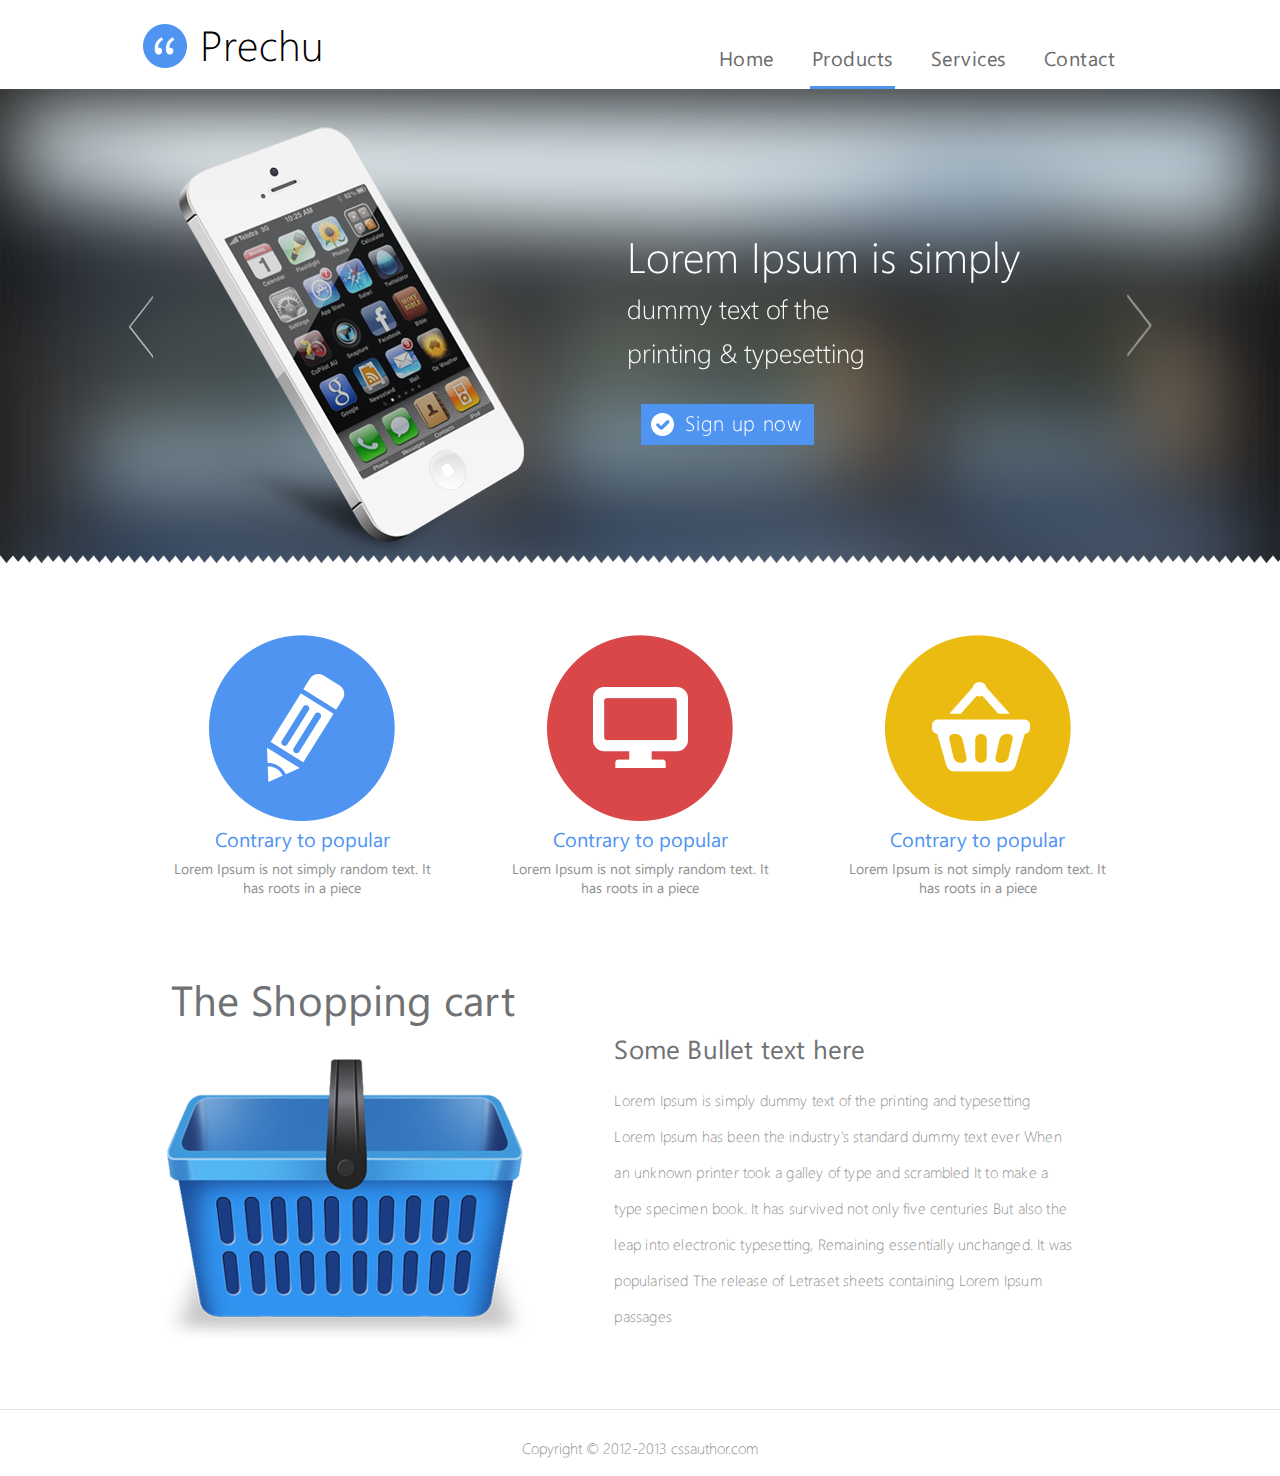
<file: myworks/Adaptive/index.html>
<!DOCTYPE html>
<html lang="en">
<head>
	<meta charset="UTF-8">
	<meta name="viewport" content="width=device-width">
	<link rel="stylesheet" type="text/css" href="css/slick.css"/>
	<link rel="stylesheet" href="css/style.css">
	<title>Prechu</title>
	<script src="https://code.jquery.com/jquery-2.2.0.min.js" type="text/javascript"></script>
  	<script src="js/slick.min.js" type="text/javascript" charset="utf-8"></script>
  	<script src="js/index.js" type="text/javascript" charset="utf-8"></script>

<body>
	<div class="wrapper">	
		<section class="section">	
			<header class="header clear">
				<a href="#" class="logo">Prechu</a>
				<input type="checkbox" id="mob_menu" class="mob_menu">
				<label class="mob_menu" for="mob_menu">
					<span></span>
				</label>
				<nav>
					<a href="#">Home</a>
					<a href="#" class="activ">Products</a>
					<a href="#">Services</a>
					<a href="#">Contact</a>
				</nav>
			</header>
		</section>
				<div class="slider-holder">
					<section class="section">			
						<div class="slick-prev"></div>
						<div class="slick-next"></div>
						<ul class="slider" id="slider_1">
							<li>
								<div class="image-holder">
									<img src="img/8.png" alt="">
								</div>
								<div class="content_txt">
									<div class="text">
										<h2>Lorem Ipsum is simply</h2>
										<span>dummy text of the</span>
										<span>printing & typesetting</span>
									</div>
									<a href="#" class="button">Sign up now</a>					
								</div>
							</li>
							<li>
								<div class="image-holder">
									<img src="img/9.png" alt="">
								</div>
								<div class="content_txt">
									<div class="text">
										<h2>Lorem Ipsum is simply</h2>
										<span>dummy text of the</span>
										<span>printing & typesetting</span>
									</div>
									<a href="#" class="button">Sign up now</a>
								</div>
							</li>
							<li>
								<div class="image-holder">
									<img src="img/10.png" alt="">
								</div>
								<div class="content_txt">
									<div class="text">
										<h2>Lorem Ipsum is simply</h2>
										<span>dummy text of the</span>
										<span>printing & typesetting</span>
									</div>
									<a href="#" class="button">Sign up now</a>
								</div>
							</li>
						</ul>
					</section>
				</div>
				<!-- #slider-holder   //-->
			<section class="section">
					<main class="main">
						<div class="icon_group">
							<div class="pen">
								<img src="img/4.png" alt="">
								<h4>Contrary to popular</h4>
								<p>Lorem Ipsum is not simply random text. It has roots in a piece </p>
							</div>
							<div class="monitor">
								<img src="img/5.png" alt="">
								<h4>Contrary to popular</h4>
								<p>Lorem Ipsum is not simply random text. It has roots in a piece </p>
							</div>
							<div class="bag">
								<img src="img/6.png" alt="">
								<h4>Contrary to popular</h4>
								<p>Lorem Ipsum is not simply random text. It has roots in a piece </p>
							</div>
						</div>
						<div class="shopping">
							<div class="shop_img">
								<h2>The Shopping cart</h2>
								<img src="img/7.png" height="279" width="371" alt="">
							</div>
							<div class="shop_txt">
								<h4>Some Bullet text here</h4>
								<p>Lorem Ipsum is simply dummy text of the printing and typesetting Lorem Ipsum has been the industry's standard dummy text ever When an unknown printer took a galley of type and scrambled It to make a type specimen book. It has survived not only five centuries But also the leap into electronic typesetting, Remaining essentially unchanged. It was popularised The release of Letraset sheets containing Lorem Ipsum passages</p>
							</div>
						</div>
					</main>
			</section>
		<footer class="footer">
			<p>Copyright &copy; 2012-2013 cssauthor.com</p>
		</footer>
	</div>
</body>
</html>
</file>
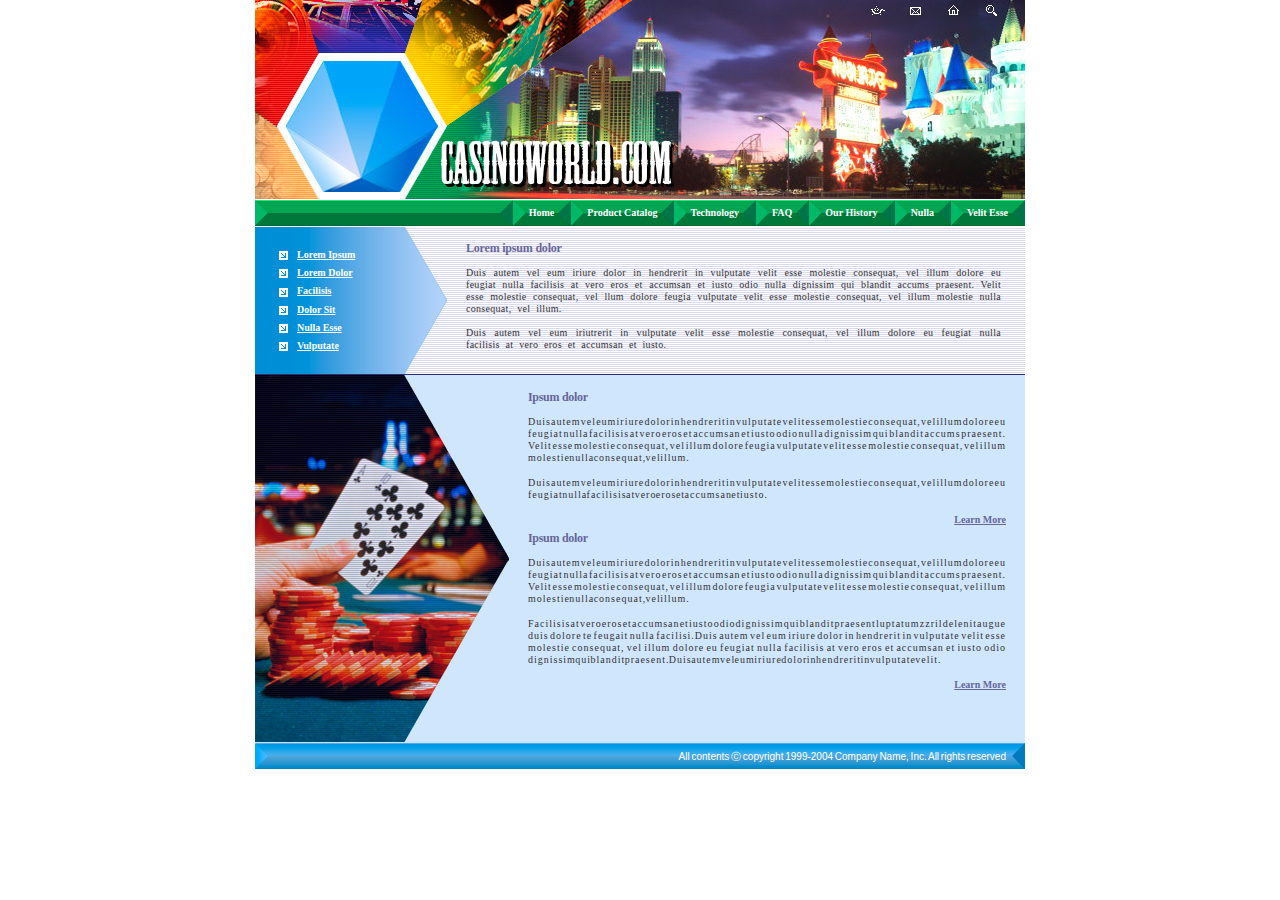
<file: myworks/Casino/index.html>
<!DOCTYPE html>
<html lang="en">
	<head>
		<meta charset="UTF-8"> 
		<link rel="stylesheet" href="css/normalize.css">
		<link rel="stylesheet" href="css/style.css">
		<title>Casino</title>
	</head>
	<body>

	<div class="wrapper">
		<header>
			<div class="header">
				<img src="img/1.jpg" alt="">
				<nav class="top_menu">
					<ul class="cervices">
						<li><a href="#" class="cart">cart</a></li>
						<li><a href="#" class="mail">mail</a></li>
						<li><a href="#" class="home">home</a></li>
						<li><a href="#" class="search">search</a></li>
					</ul>
				</nav>
				<a href="#" class="logo">CasinoWorld.com</a>
			</div>
			<nav class="top_line">
				<ul>
					<li><a href="#">Home</a></li>
					<li><a href="#">Product Catalog</a></li>
					<li><a href="#">Technology</a></li>
					<li><a href="#">FAQ</a></li>
					<li><a href="#">Our History</a></li>
					<li><a href="#">Nulla</a></li>
					<li><a href="#">Velit Esse</a></li>
				</ul>
			</nav>	
		</header>
		<main>		
			<div class="first_block">
				<nav class="left_menu">
					<ul class="right_menu">
						<li><a href="#">Lorem Ipsum</a></li>
						<li><a href="#">Lorem Dolor</a></li>
						<li><a href="#">Facilisis</a></li>
						<li><a href="#">Dolor Sit</a></li>
						<li><a href="#">Nulla Esse</a></li>
						<li><a href="#">Vulputate</a></li>
					</ul>
				</nav>

				<div class="two_block">
					<h4>Lorem ipsum dolor</h4>
					<p>Duis autem vel eum iriure dolor in hendrerit in vulputate velit esse molestie consequat, vel illum dolore eu feugiat nulla facilisis at vero eros et accumsan et iusto odio nulla dignissim qui blandit accums praesent. Velit esse molestie consequat, vel llum dolore feugia vulputate velit esse molestie consequat, vel illum molestie nulla consequat, vel illum.</p>
					<p>Duis autem vel eum iriutrerit in vulputate velit esse molestie consequat, vel illum dolore eu feugiat nulla facilisis at vero eros et accumsan et iusto.</p>
				</div>
			</div>

			<div class="three_block">
				<div class="img_fon"><img src="img/5.png" alt="big_img"></div>
				<div class="text_content">
					<ul>
						<li>
							<h4>Ipsum dolor</h4>
							<p>Duis autem vel eum iriure dolor in hendrerit in vulputate velit esse molestie consequat, vel illum dolore eu feugiat nulla facilisis at vero eros et accumsan et iusto odio nulla dignissim qui blandit accums praesent. Velit esse molestie consequat, vel illum dolore feugia vulputate velit esse molestie consequat, vel illum molestie nulla consequat, vel illum.</p>

							<p>Duis autem vel eum iriure dolor in hendrerit in vulputate velit esse molestie consequat, vel illum dolore eu feugiat nulla facilisis at vero eros et accumsan et iusto.</p>
							<a href="#" class="more">Learn More</a>
						</li>
						<li>
							<h4>Ipsum dolor</h4>
							<p>Duis autem vel eum iriure dolor in hendrerit in vulputate velit esse molestie consequat, vel illum dolore eu feugiat nulla facilisis at vero eros et accumsan et iusto odio nulla dignissim qui blandit accums praesent. Velit esse molestie consequat, vel illum dolore feugia vulputate velit esse molestie consequat, vel illum molestie nulla consequat, vel illum.</p>

							<p>Facilisis at vero eros et accumsan et iusto odio dignissim qui blandit praesent luptatum zzril delenit augue duis dolore te feugait nulla facilisi.Duis autem vel eum iriure dolor in hendrerit in vulputate velit esse molestie consequat, vel illum dolore eu feugiat nulla facilisis at vero eros et accumsan et iusto odio dignissim qui blandit praesent. Duis autem vel eum iriure dolor in hendrerit in vulputate velit.</p>				
							<a href="#" class="more">Learn More</a>
						</li>
					</ul>	
				</div>			
			</div>
		</main>
		<footer>			
			<p>All contents &#9400; copyright 1999-2004 Company Name, Inc. All rights reserved</p>
		</footer>
		

	</div>

	</body>
</html>
</file>
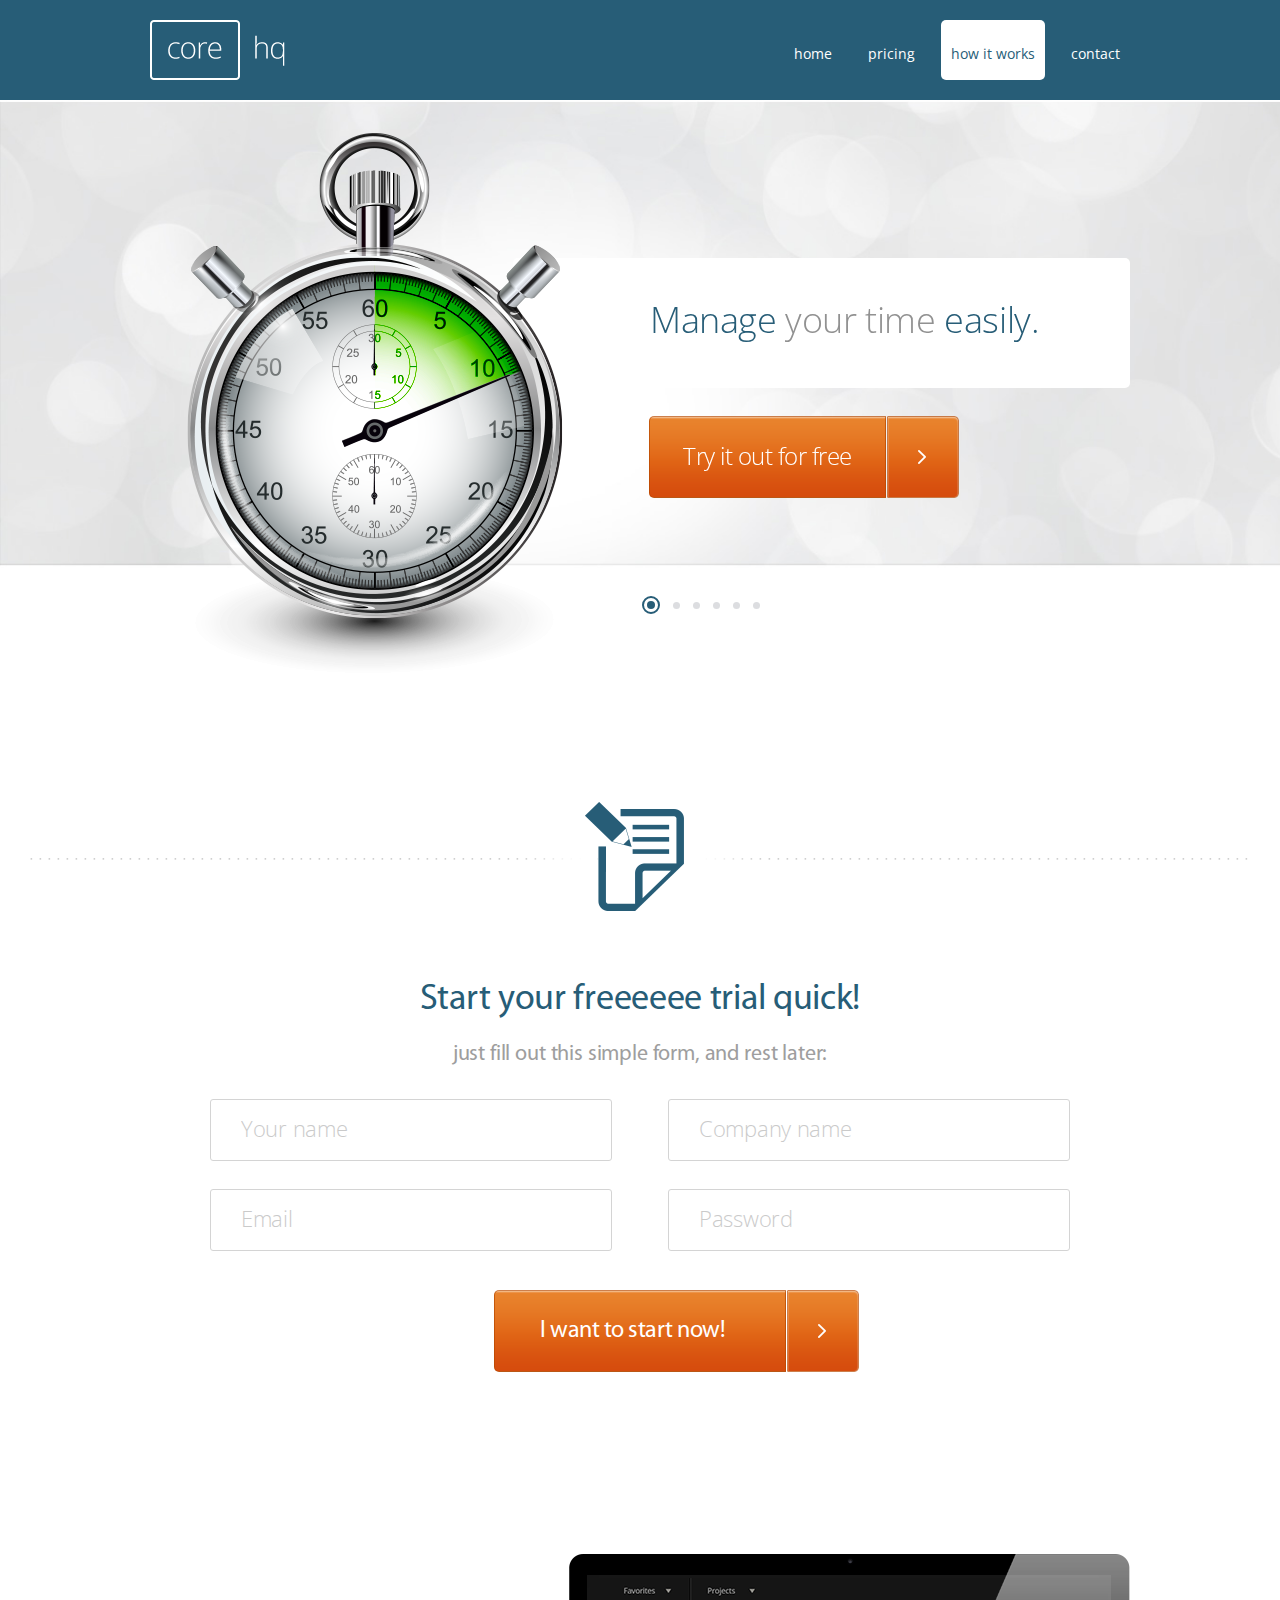
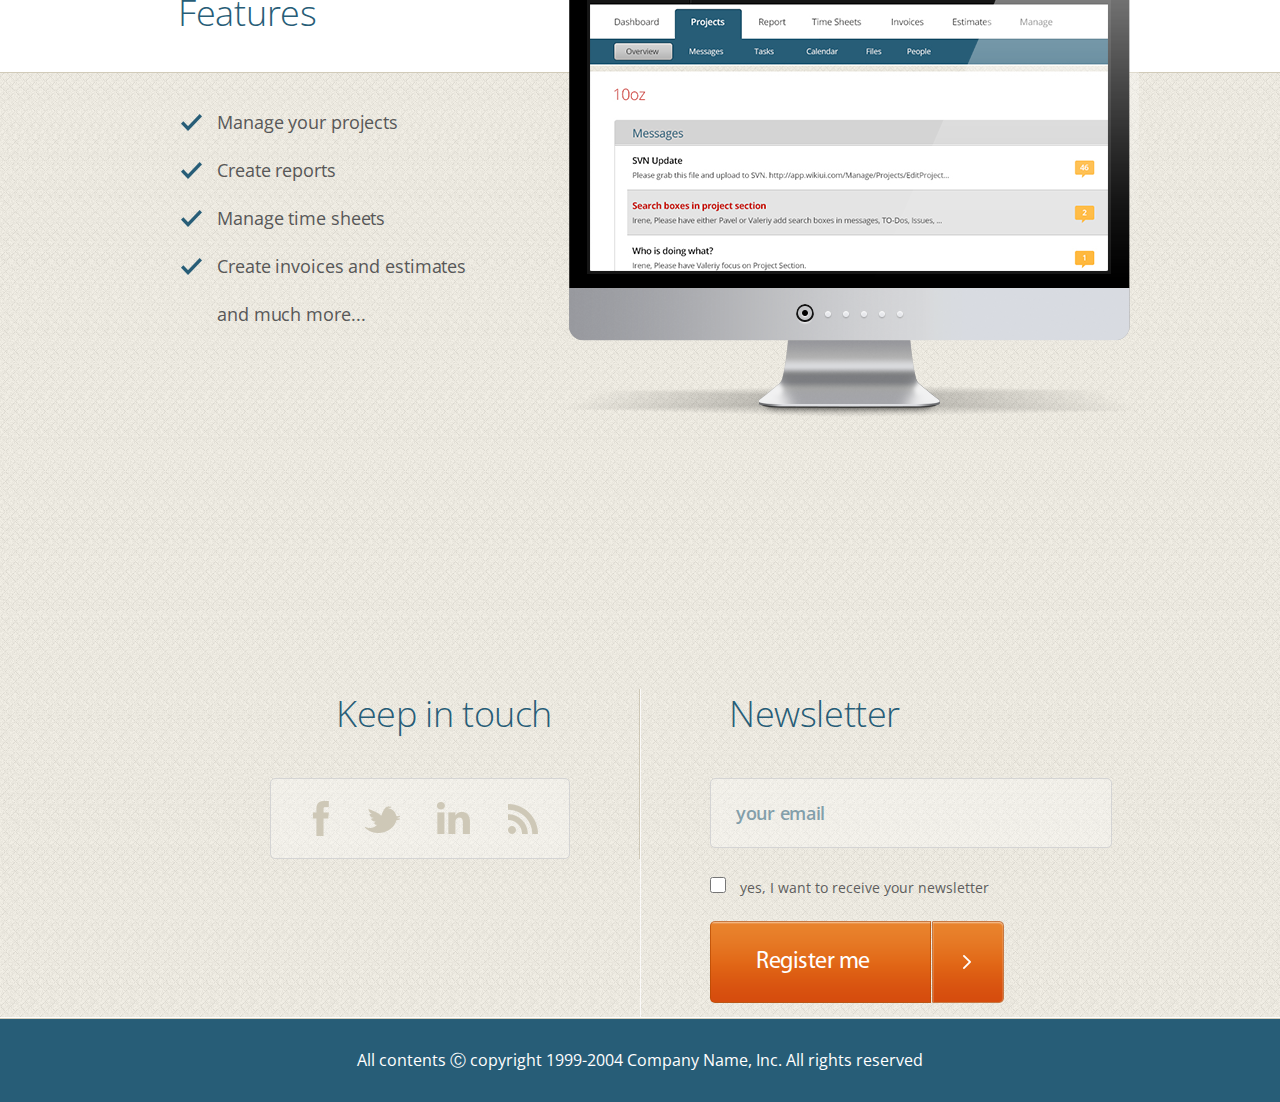
<file: myworks/Clock/index.html>
<!DOCTYPE html>
<html lang="en">
<head>
	<meta charset="UTF-8">
	<link rel="stylesheet" type="text/css" href="css/slick.css"/>
	<link rel="stylesheet" href="css/normalize.css">
	<link rel="stylesheet" href="css/style.css">
	<link href='https://fonts.googleapis.com/css?family=Open+Sans:400,300,600' rel='stylesheet' type='text/css'>
	<script defer  src="https://code.jquery.com/jquery-2.2.4.min.js"   integrity="sha256-BbhdlvQf/xTY9gja0Dq3HiwQF8LaCRTXxZKRutelT44="   crossorigin="anonymous"></script>
	<script defer src="js/slick.min.js"></script>
	<script defer src="js/index.js"></script>
	<title>Clock</title>
</head>
<body>
	<div class="wrapper">
		<header>
			<div class="container">
				<a href="#" class="logo"><img src="images/4.png"></a>		
					<ul>
						<li><a href="#"><span>home</span></a></li>
						<li><a href="#"><span>pricing</span></a></li>
						<li><a href="#" class="selection"><span>how it works</span></a></li>
						<li><a href="#"><span>contact</span></a></li>
					</ul>
			</div>
		</header>
		<section>	
			<main class="main">
				<div class="slick-prev"></div>
				<div class="slick-next"></div>
					<div class="slider-holder">
						<ul class="slider">
							<li>
								<div class="image-holder">
									<img src="images/2.png" alt="">
								</div>
								<div class="content_txt">
									<div class="text">
										Manage <span>your time</span> easily.
									</div>
									<a href="#" class="button">Try it out for free</a>									
								</div>
							</li>
							<li>
								<div class="image-holder">
									<img src="images/5.png" alt="">
								</div>
								<div class="content_txt">
									<div class="text">
										Manage <span>your time</span> easily.
									</div>
									<a href="#" class="button">Try it out for free</a>									
								</div>
							</li>
							<li>
								<div class="image-holder">
									<img src="images/6.png" alt="">
								</div>
								<div class="content_txt">
									<div class="text">
										Manage <span>your time</span> easily.
									</div>
									<a href="#" class="button">Try it out for free</a>									
								</div>
							</li>
							<li>
								<div class="image-holder">
									<img src="images/2.png" alt="">
								</div>
								<div class="content_txt">
									<div class="text">
										Manage <span>your time</span> easily.
									</div>
									<a href="#" class="button">Try it out for free</a>									
								</div>
							</li>
							<li>
								<div class="image-holder">
									<img src="images/5.png" alt="">
								</div>
								<div class="content_txt">
									<div class="text">
										Manage <span>your time</span> easily.
									</div>
									<a href="#" class="button">Try it out for free</a>									
								</div>
							</li>
							<li>
								<div class="image-holder">
									<img src="images/6.png" alt="">
								</div>
								<div class="content_txt">
									<div class="text">
										Manage <span>your time</span> easily.
									</div>
									<a href="#" class="button">Try it out for free</a>									
								</div>
							</li>
						</ul>
					</div>
					<div class="container">
						<div class="line_icon">
							<img src="images/8.png" alt="">
						</div>

						<div class="form">
							<h1>Start your freeeeee trial quick!</h1>
							<h4>just fill out this simple form, and rest later:</h4>
							<form action="#">
								<div class="input_margin">
									<input type="text" placeholder="Your name">
									<input type="text" placeholder="Company name">
								
									<input type="email" placeholder="Email">
									<input id="pass" type="Password" placeholder="Password">
								</div>
								<button type="submit" class="button">I want to start now!</button>	
								<!-- <input name="qw" type="radio">
								<input name="qw" type="radio">
								<input name="qw" type="radio">
								<input name="qw" type="radio">
								<input id="check" type="checkbox">
								<label for="pass">type password</label>
								//-->							
							</form>
						</div>
					</div>
					<div class="block_bottom">
						<div class="container_two clear">
							<div class="left_block">
								<h2>Features</h2>
								<ul>
									<li>Manage your projects</li>
									<li>Create reports</li>
									<li>Manage time sheets</li>
									<li>Create invoices and estimates and much more...</li>
								</ul>
							</div>
							<div class="right_block">
								<div class="slick-prev"></div>
								<div class="slick-next"></div>
									<div class="slider-monitor">
										<img src="images/18.png" class="hotspot">
										<ul class="slider">
											<li>
												<div class="image-monitor">
													<img src="images/13.png" alt="">
												</div>								
											</li>
											<li>
												<div class="image-monitor">
													<img src="images/14.png" alt="">
												</div>								
											</li>
											<li>
												<div class="image-monitor">
													<img src="images/15.png" alt="">
												</div>								
											</li>
											<li>
												<div class="image-monitor">
													<img src="images/13.png" alt="">
												</div>								
											</li>
											<li>
												<div class="image-monitor">
													<img src="images/14.png" alt="">
												</div>								
											</li>
											<li>
												<div class="image-monitor">
													<img src="images/15.png" alt="">
												</div>								
											</li>							
										</ul>
									</div>
							</div> <!-- #right_block //-->
						</div><!-- #container_two //-->
						<div class="container clear">
							<div class="soc_button_block">
								<h4>Keep in touch</h4>
								<ul class="soc_button">
									<li><a href="#" class="facebook">facebook</a></li>
									<li><a href="#" class="twitter">twitter</a></li>
									<li><a href="#" class="linkedin">LinkedIn</a></li>
									<li><a href="#" class="rss">RSS</a></li>
								</ul>
							</div>
							<div class="newsletter">
								<h4>Newsletter</h4>
								<form action="#">													
									<input type="email" placeholder="your email">
								    <input id="check" type="checkbox">
								    <label for="checkbox">yes, I want to receive your newsletter</label>
									<button type="submit" class="button">Register me</button>	
								<!-- <input name="qw" type="radio">
								<input name="qw" type="radio">
								<input name="qw" type="radio">
								<input name="qw" type="radio">
								<label for="pass">type password</label>
								//-->							
							</form>
							</div>
						</div>
					</div>
			</main>
		</section>
		<footer>	
			<div class="container">		
				<p>All contents &#9400; copyright 1999-2004 Company Name, Inc. All rights reserved</p>
			</div>
		</footer>
	</div>
</body>
</html>
</file>
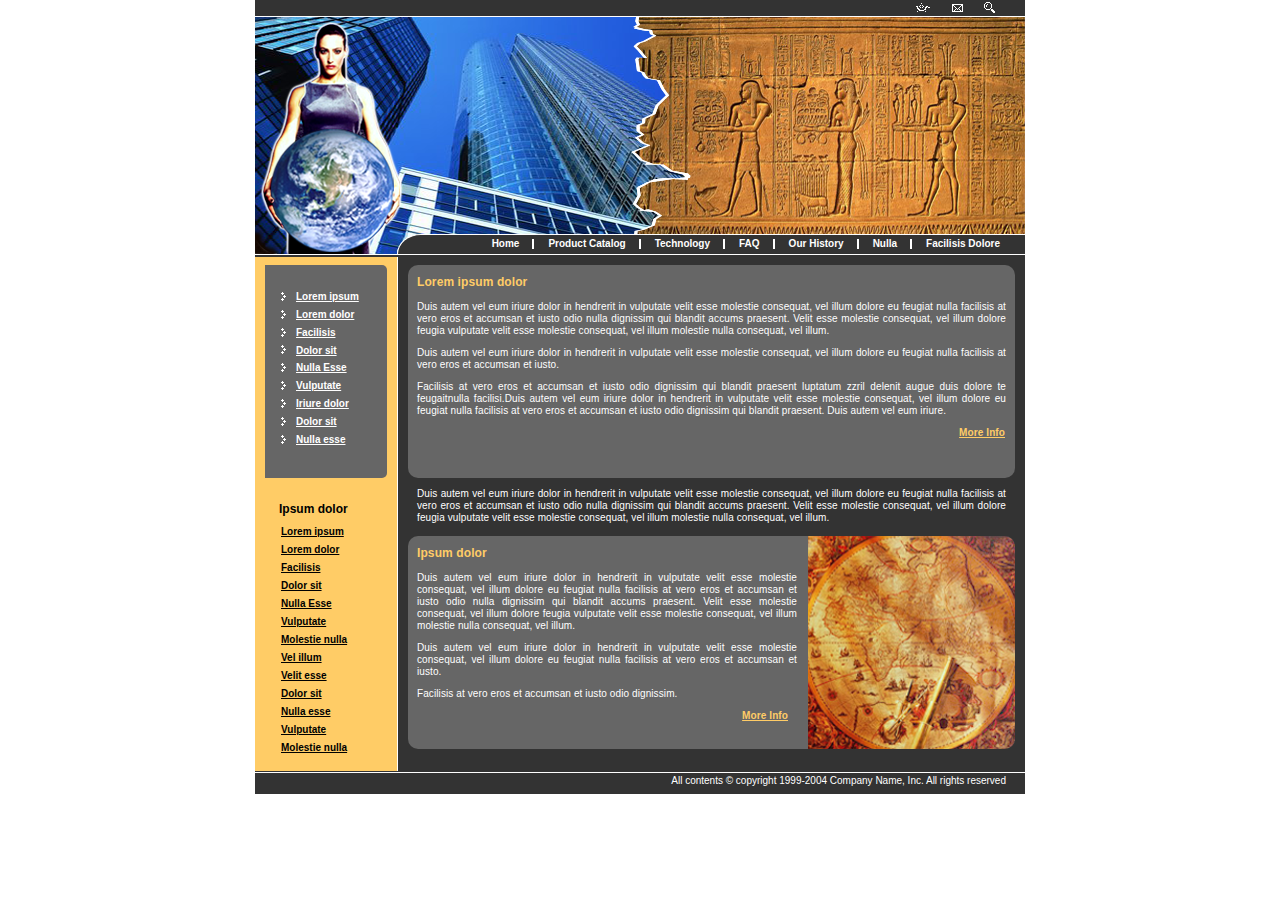
<file: myworks/Egypt/index.html>
<!DOCTYPE html>
<html lang="en">
<head>
	<meta charset="UTF-8">
	<link rel="stylesheet" href="css/normalize.css">
	<link rel="stylesheet" href="css/style.css">
	<title>Egypt</title>
</head>
<body>
	<div class="wrapper">
		<header class="header">
			<div class="icons-menu">
				<ul class="services">
					<li><a class="cart" href="#">cart</a></li>
					<li><a class="mail" href="#">mail</a></li>
					<li><a class="search" href="#">search</a></li>
				</ul>
			</div>	
			<div class="picture">
				<img class="head-pic" src="images/header-bg.png" alt="">
			</div>	
			<nav class="nav">
				<ul>
					<li><a href="#">Home</a></li>
					<li><a href="#">Product catalog</a></li>
					<li><a href="#">Technology</a></li>
					<li><a href="#">FAQ</a></li>
					<li><a href="#">Our history</a></li>
					<li><a href="#">Nulla</a></li>
					<li><a href="#">Facilisis dolore</a></li>
				</ul>
			</nav>
		<section class="section">
			<aside class="aside">
				<div class="aside-top">
				<ul>
					<li><a href="#">Lorem ipsum</a></li>
					<li><a href="#">Lorem dolor</a></li>
					<li><a href="#">Facilisis</a></li>
					<li><a href="#">Dolor sit</a></li>
					<li><a href="#">Nulla Esse</a></li>
					<li><a href="#">Vulputate</a></li>
					<li><a href="#">Iriure dolor</a></li>
					<li><a href="#">Dolor sit</a></li>
					<li><a href="#">Nulla esse</a></li>
				</ul>
				</div>
				<div class="aside-bottom">
				<h2>Ipsum dolor</h2>
					<ul>
						<li><a href="#">Lorem ipsum</a></li>
						<li><a href="#">Lorem dolor</a></li>
						<li><a href="#">Facilisis</a></li>
						<li><a href="#">Dolor sit</a></li>
						<li><a href="#">Nulla Esse</a></li>
						<li><a href="#">Vulputate</a></li>
						<li><a href="#">Molestie nulla</a></li>
						<li><a href="#">Vel illum</a></li>
						<li><a href="#">Velit esse</a></li>
						<li><a href="#">Dolor sit</a></li>
						<li><a href="#">Nulla esse</a></li>
						<li><a href="#">Vulputate</a></li>
						<li><a href="#">Molestie nulla</a></li>
					</ul>
				</div>
			</aside>
			<main class="main">
				<div class="text-top">
					<h3>Lorem ipsum dolor</h3>
						<p>Duis autem vel eum iriure dolor in hendrerit in vulputate velit esse molestie consequat, vel illum dolore eu feugiat nulla facilisis at vero eros et accumsan et iusto odio nulla dignissim qui blandit accums praesent. Velit esse molestie consequat, vel illum dolore feugia vulputate velit esse molestie consequat, vel illum molestie nulla consequat, vel illum.</p>
						<p>Duis autem vel eum iriure dolor in hendrerit in vulputate velit esse molestie consequat, vel illum dolore eu feugiat nulla facilisis at vero eros et accumsan et iusto.</p>
						<p>Facilisis at vero eros et accumsan et iusto odio dignissim qui blandit praesent luptatum zzril delenit augue duis dolore te feugaitnulla facilisi.Duis autem vel eum iriure dolor in hendrerit in vulputate velit esse molestie consequat, vel illum dolore eu feugiat nulla facilisis at vero eros et accumsan et iusto odio dignissim qui blandit praesent. Duis autem vel eum iriure.</p>
						<a class="more_info" href="#">More Info</a>
				</div>
				<div class="text-center">
					<p>Duis autem vel eum iriure dolor in hendrerit in vulputate velit esse molestie consequat, vel illum dolore eu feugiat nulla facilisis at vero eros et accumsan et iusto odio nulla dignissim qui blandit accums praesent. Velit esse molestie consequat, vel illum dolore feugia vulputate velit esse molestie consequat, vel illum molestie nulla consequat, vel illum.</p>
				</div>	
				<div class="text-bottom">
				<div class="text-left">
					<h3>Ipsum dolor</h3>	
						<p>Duis autem vel eum iriure dolor in hendrerit in vulputate velit esse molestie consequat, vel illum dolore eu feugiat nulla facilisis at vero eros et accumsan et iusto odio nulla dignissim qui blandit accums praesent. Velit esse molestie consequat, vel illum dolore feugia  vulputate velit esse molestie consequat, vel illum molestie nulla  consequat, vel illum.</p>
						<p>Duis autem vel eum iriure dolor in hendrerit in vulputate velit esse molestie consequat, vel illum dolore eu feugiat nulla facilisis at vero eros et accumsan et iusto.</p>
						<p>Facilisis at vero eros et accumsan et iusto odio dignissim.</p>
						<a class="more_info" href="#">More Info</a>
					</div>
					<div class="img-map">
						<img class="map" src="images/map.png" alt="">
					</div>
				</div>	
			</main>
		</section>
		<footer class="footer">
			<p>All contents &copy copyright 1999-2004 Company Name, Inc. All rights reserved</p>
		</footer>
	</div>
</body>
</html>
</file>
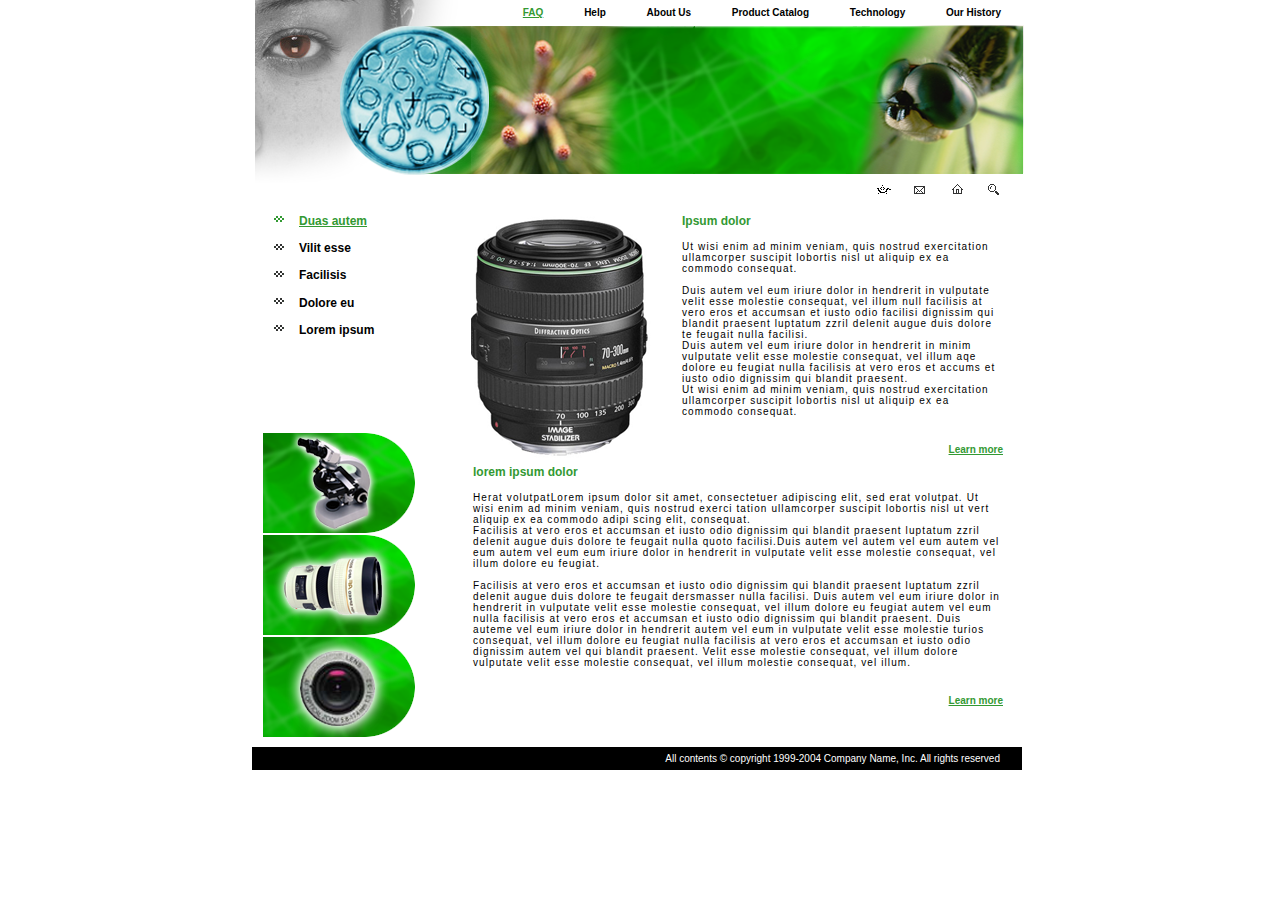
<file: myworks/photografer/index.html>
<!DOCTYPE html>
<html lang="en">
<head>
	<meta charset="UTF-8">
	<link rel="stylesheet" href="css/normalize.css">
	<link rel="stylesheet" href="css/style.css">
	<title>Photographer</title>
</head>
<body>
	<div class="wrapper">
		<header class="header">
			<nav>
				<ul>
					<li><a class="active" href="#">FAQ</a></li>
					<li><a href="#">Help</a></li>
					<li><a href="#">About us</a></li>
					<li><a href="#">Product catalog</a></li>
					<li><a href="#">Technology</a></li>
					<li><a href="#">Our history</a></li>
				</ul>
			</nav>
			<ul class="services">
				<li><a class="cart" href="#">cart</a></li>
				<li><a class="mail" href="#">mail</a></li>
				<li><a class="home" href="#">home</a></li>
				<li><a class="search" href="#">search</a></li>
			</ul>
		</header>
		<section class="content">
			<aside>
				<ul>
					<li><a class="active" href="#">Duas autem</a></li>
					<li><a href="#">Vilit esse</a></li>
					<li><a href="#">Facilisis</a></li>
					<li><a href="#">Dolore eu</a></li>
					<li><a href="#">Lorem ipsum</a></li>
				</ul>
				<a href="#"><img class="aside_pic" src="images/aside_pic.png" alt=""></a>
			</aside>
			<main>
				<img class="linza" src="images/linza.png" alt="">
				<ul>
					<li>
						<h4>Ipsum dolor</h4>
						<p>Ut wisi enim ad minim veniam, quis nostrud exercitation ullamcorper suscipit lobortis nisl ut aliquip ex ea commodo consequat.<br>
<br>
Duis autem vel eum iriure dolor in hendrerit in vulputate velit esse molestie consequat, vel illum null facilisis at vero eros et accumsan et iusto odio facilisi dignissim qui blandit praesent luptatum zzril delenit  augue duis dolore te feugait nulla facilisi.<br>
Duis autem vel eum iriure dolor in hendrerit in minim
vulputate velit esse molestie consequat, vel illum aqe dolore eu feugiat nulla facilisis at vero eros et accums et iusto odio dignissim qui blandit praesent.<br>
Ut wisi enim ad minim veniam, quis nostrud exercitation ullamcorper suscipit lobortis nisl ut aliquip ex ea 
commodo consequat.  </p>
						<a class="learn_more" href="#">Learn more</a>
					</li>
					<li>
						<h4>lorem ipsum dolor</h4>
						<p>Herat volutpatLorem ipsum dolor sit amet, consectetuer adipiscing elit, sed erat volutpat. Ut wisi enim ad minim veniam, quis nostrud exerci tation  ullamcorper suscipit lobortis nisl ut vert aliquip ex ea commodo adipi scing elit, consequat.<br>
Facilisis at vero eros et accumsan et iusto odio dignissim qui blandit praesent luptatum zzril delenit augue duis dolore te feugait nulla quoto facilisi.Duis autem vel autem vel eum autem vel eum autem vel eum eum iriure dolor in hendrerit in vulputate velit esse molestie 
consequat, vel illum dolore eu feugiat.<br>
<br>
Facilisis at vero eros et accumsan et iusto odio dignissim qui blandit praesent luptatum zzril delenit augue duis dolore te feugait dersmasser nulla facilisi. Duis autem vel eum iriure dolor in hendrerit in vulputate velit esse molestie consequat, vel illum dolore eu feugiat autem vel eum nulla facilisis at vero eros et accumsan et iusto odio dignissim qui blandit praesent. Duis auteme vel eum iriure dolor in hendrerit autem vel eum in vulputate velit esse  molestie turios consequat, vel illum dolore eu feugiat nulla facilisis at vero eros et accumsan et iusto odio dignissim autem vel qui blandit praesent. Velit esse molestie consequat, vel illum dolore vulputate velit esse molestie consequat, vel illum molestie consequat, vel illum.</p>
						<a class="learn_more" href="#">Learn more</a>
					</li>
				</ul>
			</main>
		</section>
		<footer class="footer">
			<p>All contents &copy copyright 1999-2004 Company Name, Inc. All rights reserved</p>
		</footer>
	</div>
</body>
</html>
</file>
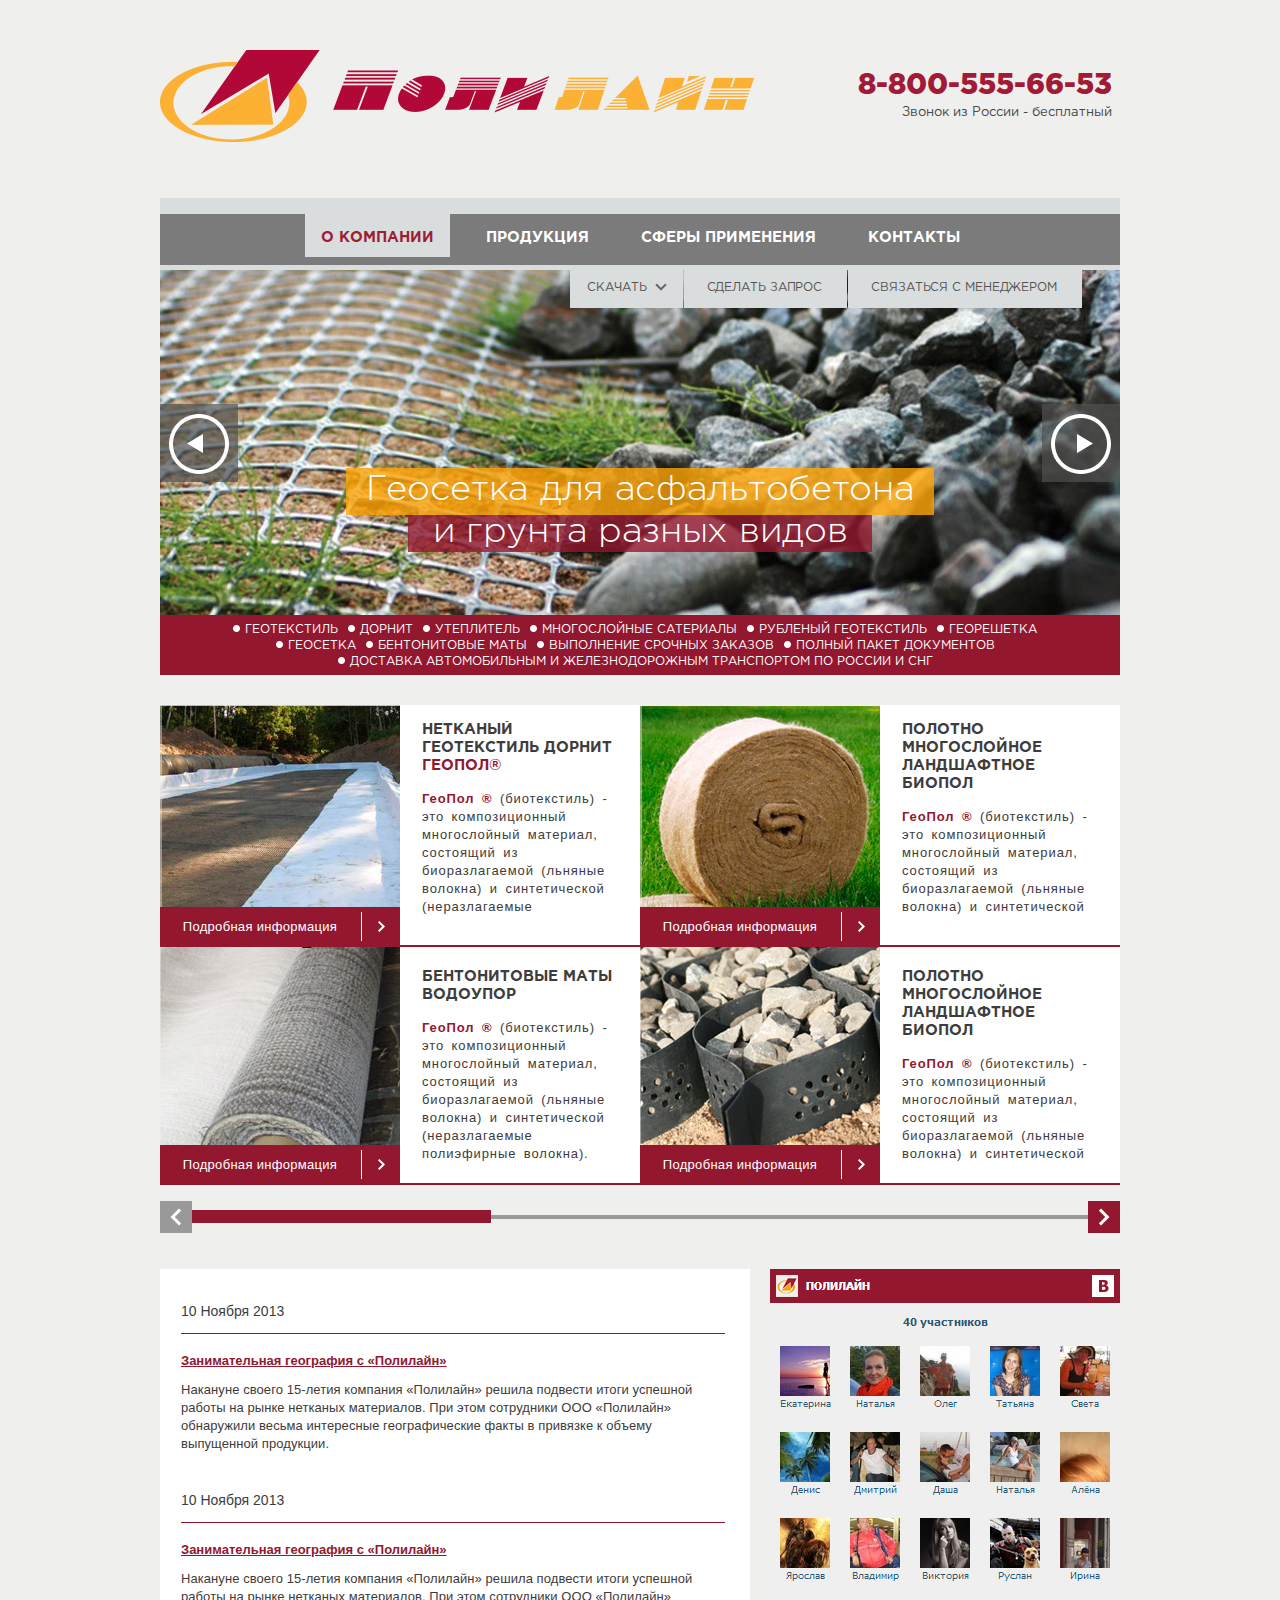
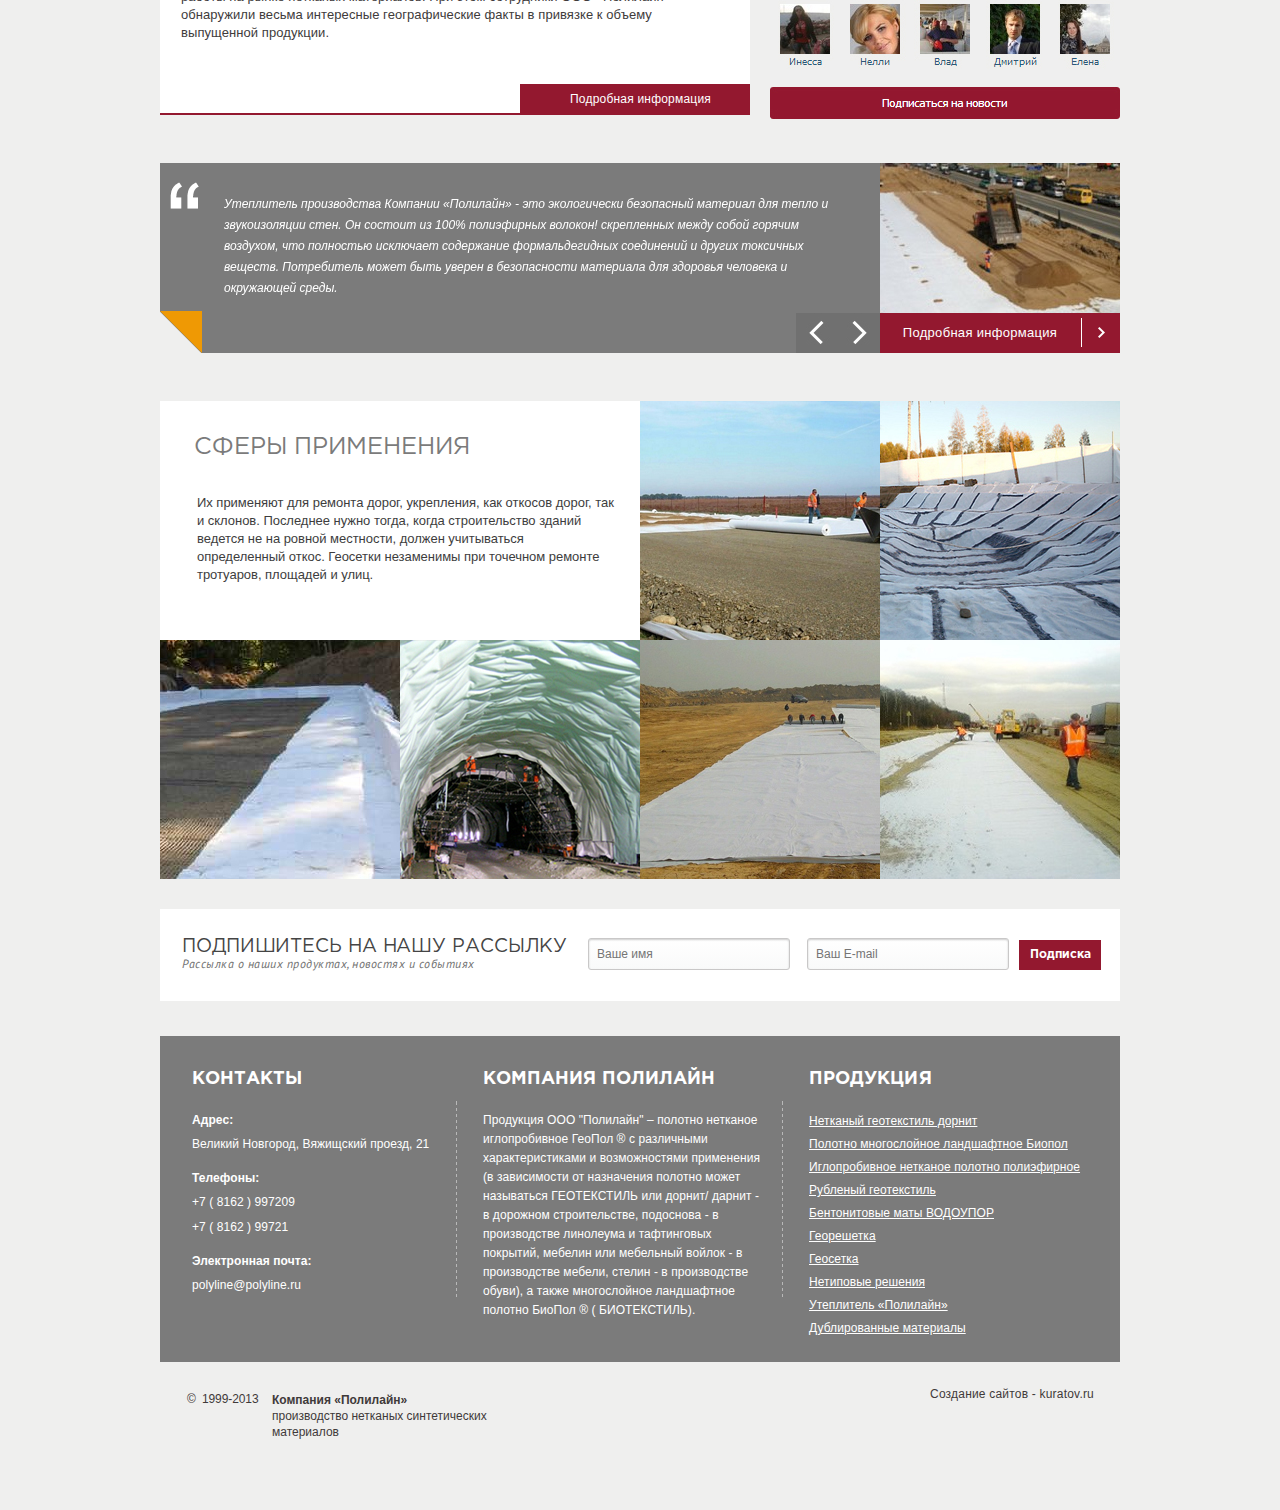
<file: myworks/Poli_Line/index.html>
<!DOCTYPE html>
<html lang="en">
<head>
	<meta charset="UTF-8">
	<link rel="stylesheet" type="text/css" href="css/slick.css"/>
	<link rel="stylesheet" href="css/style.css">
	<title>Poli_Line</title>
	<script src="js/jquery-3.0.0.min.js"></script>
	<script defer src="js/slick.min.js"></script>
	<script defer src="js/index.js"></script>
	<script src="js/jscrollpane.min.js"></script>
</head>
<body>
	<div class="wrapper">
		<div class="container">
			<header class="clear">
				<a href="#" class="logo clear"><img src="img/1.png"></a>
				<div class="phote_top_menu">
					8-800-555-66-53
					<span>Звонок из России - бесплатный</span>
				</div>				
			</header>

			<section>	
				<main>
					<div class="main">
						<nav>
							<ul>
								<li><a href="#" class="activ">О компании</a></li>
								<li><a href="#">Продукция</a></li>
								<li><a href="#">Сферы применения</a></li>
								<li><a href="#">Контакты</a></li>
							</ul>
							<div class="link_block">
								<a href="#">Скачать</a>
								<a href="#">Сделать запрос</a>
								<a href="#">Связаться с менеджером</a>
							</div>
						</nav>						
						<div class="slider-holder">
							<ul class="slider" id="slider_1">
								<li>
									<div class="images-holder">
										<img src="img/2.jpg" alt="">
									</div>

									<div class="text">
										<span class="orang">Геосетка для асфальтобетона</span>
										<span class="red">и грунта разных видов</span>
									</div>
								</li>
								<li>
									<div class="images-holder">
										<img src="img/3.jpg" alt="">
									</div>

									<div class="text">
										<span class="orang">Геосетка для асфальтобетона</span>
										<span class="red">и грунта разных видов</span>
									</div>
								</li>
								<li>
									<div class="imagess-holder">
										<img src="img/4.jpg" alt="">
									</div>

									<div class="text">
										<span class="orang">Геосетка для асфальтобетона</span>
										<span class="red">и грунта разных видов</span>
									</div>

								</li>
							</ul>
						</div>
						<!-- #slider-holder   //-->	
						<div class="list_menu">
							<ul>
								<li><a href="#">Геотекстиль</a></li>
								<li><a href="#">Дорнит</a></li>
								<li><a href="#">утеплитель</a></li>
								<li><a href="#">многослойные сатериалы</a></li>
								<li><a href="#">рубленый геотекстиль</a></li>
								<li><a href="#">георешетка</a></li>
								<li><a href="#">геосетка</a></li>
								<li><a href="#">бентонитовые маты</a></li>
								<li><a href="#">Выполнение срочных заказов</a></li>
								<li><a href="#">полный пакет документов</a></li>
								<li><a href="#">доставка автомобильным и железнодорожным транспортом по россии и снг</a></li>
							</ul>
						</div>
						<!-- #list_menu //-->	
						<div class="product-block">
							<ul class="first">
								<li>
									<div class="img">
										<img src="img/8.jpg">
										<a href="#" class="button">Подробная информация</a>
									</div>
									<div class="about">
										<div class="hiden">
											<h4>Нетканый геотекстиль дорнит <span>геопол®</span></h4>
											<p><span>ГеоПол ®</span> (биотекстиль) - это композиционный многослойный материал, состоящий из биоразлагаемой (льняные волокна) и синтетической (неразлагаемые полиэфирные волокна).</p>
										</div>
									</div>
								</li>
								<li>
									<div class="img">
										<img src="img/9.jpg">
										<a href="#" class="button">Подробная информация</a>
									</div>
									<div class="about">
										<div class="hiden">
											<h4>Полотно многослойное ландшафтное Биопол</h4>
											<p><span>ГеоПол ®</span> (биотекстиль) - это композиционный многослойный материал, состоящий из биоразлагаемой (льняные волокна) и синтетической (неразлагаемые полиэфирные волокна).</p>
										</div>
									</div>
								</li>
								<li>
									<div class="img">
										<img src="img/12.jpg">
										<a href="#" class="button">Подробная информация</a>
									</div>
									<div class="about">
										<div class="hiden">
											<h4>Нетканый геотекстиль дорнит <span>геопол®</span></h4>
											<p><span>ГеоПол ®</span> (биотекстиль) - это композиционный многослойный материал, состоящий из биоразлагаемой (льняные волокна) и синтетической (неразлагаемые полиэфирные волокна).</p>
										</div>
									</div>
								</li>
								<li>
									<div class="img">
										<img src="img/13.jpg">
										<a href="#" class="button">Подробная информация</a>
									</div>
									<div class="about">
										<div class="hiden">
											<h4>Нетканый геотекстиль дорнит <span>геопол®</span></h4>
											<p><span>ГеоПол ®</span> (биотекстиль) - это композиционный многослойный материал, состоящий из биоразлагаемой (льняные волокна) и синтетической (неразлагаемые полиэфирные волокна).</p>
										</div>
									</div>
								</li>
								<li>
									<div class="img">
										<img src="img/21.jpg">
										<a href="#" class="button">Подробная информация</a>
									</div>
									<div class="about">
										<div class="hiden">
											<h4>Нетканый геотекстиль дорнит <span>геопол®</span></h4>
											<p><span>ГеоПол ®</span> (биотекстиль) - это композиционный многослойный материал, состоящий из биоразлагаемой (льняные волокна) и синтетической (неразлагаемые полиэфирные волокна).</p>
										</div>
									</div>
								</li>
								<li>
									<div class="img">
										<img src="img/20.jpg">
										<a href="#" class="button">Подробная информация</a>
									</div>
									<div class="about">
										<div class="hiden">
											<h4>Нетканый геотекстиль дорнит <span>геопол®</span></h4>
											<p><span>ГеоПол ®</span> (биотекстиль) - это композиционный многослойный материал, состоящий из биоразлагаемой (льняные волокна) и синтетической (неразлагаемые полиэфирные волокна).</p>
										</div>
									</div>
								</li>
							</ul>
							<ul class="two">
								<li>
									<div class="img">
										<img src="img/10.jpg">
										<a href="#" class="button">Подробная информация</a>
									</div>
									<div class="about">
										<div class="hiden">
											<h4>Бентонитовые маты ВОДОУПОР</h4>
											<p><span>ГеоПол ®</span> (биотекстиль) - это композиционный многослойный материал, состоящий из биоразлагаемой (льняные волокна) и синтетической (неразлагаемые полиэфирные волокна).</p>
										</div>
									</div>
								</li>
								<li>
									<div class="img">
										<img src="img/11.jpg">
										<a href="#" class="button">Подробная информация</a>
									</div>
									<div class="about">
										<div class="hiden">
											<h4>Полотно многослойное ландшафтное Биопол</h4>
											<p><span>ГеоПол ®</span> (биотекстиль) - это композиционный многослойный материал, состоящий из биоразлагаемой (льняные волокна) и синтетической (неразлагаемые полиэфирные волокна).</p>
										</div>
									</div>
								</li>
								<li>
									<div class="img">
										<img src="img/14.jpg">
										<a href="#" class="button">Подробная информация</a>
									</div>
									<div class="about">
										<div class="hiden">
											<h4>Нетканый геотекстиль дорнит <span>геопол®</span></h4>
											<p><span>ГеоПол ®</span> (биотекстиль) - это композиционный многослойный материал, состоящий из биоразлагаемой (льняные волокна) и синтетической (неразлагаемые полиэфирные волокна).</p>
										</div>
									</div>
								</li>
								<li>
									<div class="img">
										<img src="img/15.jpg">	
										<a href="#" class="button">Подробная информация</a>
									</div>
									<div class="about">
										<div class="hiden">
											<h4>Нетканый геотекстиль дорнит <span>геопол®</span></h4>
											<p><span>ГеоПол ®</span> (биотекстиль) - это композиционный многослойный материал, состоящий из биоразлагаемой (льняные волокна) и синтетической (неразлагаемые полиэфирные волокна).</p>
										</div>
									</div>
								</li>
								<li>
									<div class="img">
										<img src="img/19.jpg">
										<a href="#" class="button">Подробная информация</a>
									</div>
									<div class="about">
										<div class="hiden">
											<h4>Нетканый геотекстиль дорнит <span>геопол®</span></h4>
											<p><span>ГеоПол ®</span> (биотекстиль) - это композиционный многослойный материал, состоящий из биоразлагаемой (льняные волокна) и синтетической (неразлагаемые полиэфирные волокна).</p>
										</div>
									</div>
								</li>
								<li>
									<div class="img">
										<img src="img/18.jpg">	
										<a href="#" class="button">Подробная информация</a>
									</div>
									<div class="about">
										<div class="hiden">
											<h4>Нетканый геотекстиль дорнит <span>геопол®</span></h4>
											<p><span>ГеоПол ®</span> (биотекстиль) - это композиционный многослойный материал, состоящий из биоразлагаемой (льняные волокна) и синтетической (неразлагаемые полиэфирные волокна).</p>
										</div>
									</div>
								</li>
							</ul>
						</div>	
						<!-- #product-block //-->	
						<div class="news clear">
							<div class="list_news">
								<ul>
									<li>
										<div class="data">10 Ноября 2013</div>
										<h5><a href="#">Занимательная география с «Полилайн»</a></h5>
										<p>Накануне своего 15-летия  компания «Полилайн» решила подвести итоги успешной работы на рынке нетканых материалов. При этом сотрудники ООО «Полилайн» обнаружили весьма интересные географические факты в привязке к объему  выпущенной продукции.</p>
									</li>
									<li>
										<div class="data">10 Ноября 2013</div>
										<h5><a href="#">Занимательная география с «Полилайн»</a></h5>
										<p>Накануне своего 15-летия  компания «Полилайн» решила подвести итоги успешной работы на рынке нетканых материалов. При этом сотрудники ООО «Полилайн» обнаружили весьма интересные географические факты в привязке к объему  выпущенной продукции.</p>
									</li>
								</ul>
								<a href="#" class="more">Подробная информация</a>
							</div>
							<div class="widget">
								<img src="img/22.jpg" alt="">
							</div>
						</div>
						<!-- #news //-->	
						<div class="info clear">
								<div class="info_widget">			
									<ul class="slider fade" id="slider_2">
										<li>
											<div class="info_widget_text">Утеплитель производства Компании «Полилайн» - это экологически безопасный материал для тепло и звукоизоляции стен. Он состоит из 100% полиэфирных волокон! скрепленных между собой горячим воздухом, что полностью исключает содержание формальдегидных соединений и других токсичных веществ. Потребитель может быть уверен в безопасности материала для здоровья человека и окружающей среды. </div>
										</li>
										<li>
											<div class="info_widget_text">Он состоит из 100% полиэфирных волокон! скрепленных между собой горячим воздухом, что полностью исключает содержание формальдегидных соединений и других токсичных веществ. Потребитель может быть уверен в безопасности материала для здоровья человека и окружающей среды. </div>
										</li>
										<li>
											<div class="info_widget_text">Потребитель может быть уверен в безопасности материала для здоровья человека и окружающей среды. Утеплитель производства Компании «Полилайн» - это экологически безопасный материал для тепло и звукоизоляции стен.</div>
										</li>
									</ul>
								</div>
								<!-- #info_widget   //-->	

							<div class="info_img">
								<a href="#"><img src="img/23.jpg" alt=""></a>
								<a href="#" class="button">Подробная информация</a>
							</div>
						</div>
						<!-- #info   //-->					
						<div class="block_img">
							<div class="block_img_txt">
								<h3>Сферы применения</h3>
								<p>Их применяют для ремонта дорог, укрепления, как откосов дорог, так и склонов. Последнее нужно тогда, когда строительство зданий ведется не на ровной местности, должен учитываться определенный откос. Геосетки незаменимы при точечном ремонте тротуаров, площадей и улиц.
								</p>
							</div>
							<div class="image-holder">
								<img src="img/26.jpg" alt="">
								<div class="text-holder">
									<div class="text-container">
										<div class="text-wrapper">
											<span>Строительство автомобильных дорог</span>
											Применение нетканого геотекстиля в дорожном строительстве
										</div>
									</div>
								</div>
							</div>
							<div class="image-holder">
								<img src="img/27.jpg" alt="">
								<div class="text-holder">
									<div class="text-container">
										<div class="text-wrapper">
											<span>Строительство автомобильных дорог</span>
											Применение нетканого геотекстиля в дорожном строительстве
										</div>
									</div>
								</div>
							</div>
							<div class="image-holder">
								<img src="img/28.jpg" alt="">
								<div class="text-holder">
									<div class="text-container">
										<div class="text-wrapper">
											<span>Строительство автомобильных дорог</span>
											Применение нетканого геотекстиля в дорожном строительстве
										</div>
									</div>
								</div>
							</div>
							<div class="image-holder">
								<img src="img/29.jpg" alt="">
								<div class="text-holder">
									<div class="text-container">
										<div class="text-wrapper">
											<span>Строительство автомобильных дорог</span>
											Применение нетканого геотекстиля в дорожном строительстве
										</div>
									</div>
								</div>
							</div>
							<div class="image-holder">
								<img src="img/30.jpg" alt="">
								<div class="text-holder">
									<div class="text-container">
										<div class="text-wrapper">
											<span>Строительство автомобильных дорог</span>
											Применение нетканого геотекстиля в дорожном строительстве
										</div>
									</div>
								</div>
							</div>
							<div class="image-holder">
								<img src="img/31.jpg" alt="">
								<div class="text-holder">
									<div class="text-container">
										<div class="text-wrapper">
											<span>Строительство автомобильных дорог</span>
											Применение нетканого геотекстиля в дорожном строительстве
										</div>
									</div>
								</div>
							</div>
						</div>						
						<!--   #image-holder   //-->	
						<div class="subscribe clear">
							<div class="subscribe_txt">
								<h4>Подпишитесь на Нашу рассылку</h4>
								<p>Рассылка о наших продуктах, новостях и событиях</p>
							</div>

							<form action="#">
									<input type="text" placeholder="Ваше имя">
									<input type="email" placeholder="Ваш E-mail">
									<button type="submit" class="button_form">Подписка</button>	
							</form>
						</div>
						<div class="contact_block clear">
							<div class="contact_1">
								<h5>Контакты</h5>
								<span>Адрес:</span>
								<p>Великий Новгород, Вяжищский проезд, 21</p>

								<span>Телефоны:</span>
								<p>+7 ( 8162 ) 997209<br>
								+7 ( 8162 ) 99721</p>

								<span>Электронная почта:</span>
								<p>polyline@polyline.ru</p>
								
							</div>
							<div class="contact_2">
								<h5>Компания Полилайн</h5>
									<p>Продукция ООО "Полилайн" – полотно нетканое иглопробивное ГеоПол ® с различными характеристиками и возможностями применения (в зависимости от назначения полотно может называться ГЕОТЕКСТИЛЬ или дорнит/ дарнит - в дорожном строительстве, подоснова - в производстве линолеума и тафтинговых покрытий, мебелин или мебельный войлок - в производстве мебели, стелин - в производстве обуви), а также многослойное ландшафтное полотно БиоПол ® ( БИОТЕКСТИЛЬ).</p>
							</div>
							<div class="contact_3">
								<h5>Продукция</h5>							
									<ul>
										<li><a href="#">Нетканый геотекстиль дорнит</a></li>
										<li><a href="#">Полотно многослойное ландшафтное Биопол</a></li>
										<li><a href="#">Иглопробивное нетканое полотно полиэфирное</a></li>
										<li><a href="#">Рубленый геотекстиль</a></li>
										<li><a href="#">Бентонитовые маты ВОДОУПОР</a></li>
										<li><a href="#">Георешетка</a></li>
										<li><a href="#">Геосетка</a></li>
										<li><a href="#">Нетиповые решения</a></li>
										<li><a href="#">Утеплитель «Полилайн»</a></li>
										<li><a href="#">Дублированные материалы</a></li>
									</ul>
								
							</div>
						</div>
						<!-- #contact_block //-->
					</div>
					<!-- #main //-->	
				</main>
			</section>	
			<footer class="clear">
				<div class="copy">&copy; 1999-2013</div>
				<div class="company">
					<p><strong>Компания «Полилайн»</strong><br>
					производство нетканых синтетических<br>
					материалов</p>
				</div>
				<div class="site">Создание сайтов - kuratov.ru</div>
			</footer>		
		</div>
	</div>
</body>
</html>
</file>
<file: myworks/Adaptive/css/style.css>
@font-face {
	font-family: 'SegoeWP-Light';
	src: url('../fonts/SegoeWP-Light.eot');
	src: local('☺'), url('../fonts/SegoeWP-Light.woff') format('woff'), 
	url('../fonts/SegoeWP-Light.ttf') format('truetype'), 
	url('../fonts/SegoeWP-Light.svg') format('svg');
	font-weight: normal;
	font-style: normal;
}

@font-face {
	font-family: 'SegoeWP';
	src: url('../fonts/SegoeWP.eot');
	src: local('☺'), url('../fonts/SegoeWP.woff') format('woff'), 
	url('../fonts/SegoeWP.ttf') format('truetype'), 
	url('../fonts/SegoeWP.svg') format('svg');
	font-weight: normal;
	font-style: normal;
}


*{margin: 0;padding: 0; outline: none;}
ul{list-style-type: none;}
a{
	text-decoration: none;
}
body{
	min-width: 320px;
	font: 14px/1.1 'SegoeWP', sans-serif;
}
img{
	max-width: 100%;
	height: auto;
}
main,
.image-holder{
	font-size: 0;
}
.clear:after{
	content: '';
	display: block;
	clear: both;
}
.wrapper{
	width: 100%;
}
.section{
	max-width: 1024px;
	margin: 0 auto;
	position: relative;
	display: -webkit-flex;
	display: -moz-flex;
	display: -ms-flex;
	display: -o-flex;
	display: flex;
}
.header{
	padding: 16px 37px 0 15px;
	height: 89px;
    box-sizing: border-box;
    width: 100%;
}
.header nav{
    padding: 15px 0 0 30px;
    float: right;
    margin-right: -17px;
}
.activ {
	border-bottom: 3px #5094f2 solid!important;
}
.header nav a:hover{
	border-bottom: 3px #5094f2 solid;
}
.header nav a{
	display: inline-block;
	padding: 13px 2px 15px;
	margin: 0 15px;
	color: #6c6c6c;
	font: 1.429em 'SegoeWP', sans-serif;
	border-bottom: 3px #fff solid;
    letter-spacing: 0.5px;
}
.header nav a:last-child{
	border-bottom:none;
}

.logo{
	display: inline-block;
	background: url(../img/1.png) no-repeat 0;
	padding: 0 0 0 1.350em;
	font: 3em 'SegoeWP-Light', sans-serif; 
	color: #000000;
    letter-spacing: 0.7px;
}
.mob_menu{	
	display: none;
}
[type='checkbox']{
	position: absolute;
	left: -9999px;
}
.main{
	font-size: 1em; 
}
.slider-holder{
	position: relative;
	margin-bottom: 5.1em;
	font-size: 1em;
    overflow: hidden;
}
.slider-holder:before{
	content: '';
	position: absolute;
	left: 0;
	top: 0;
	width: 100%;
	height: 100%;
	background:url(../img/3.png) no-repeat; 
	background-size: cover;
}
.slider-holder:after{
	content: '';
	position: absolute;
	left: 0;
	bottom: 0;
	width: 100%;
	height: 8px;
	background: url(../img/12.png) repeat-x;
}
.slider{
	max-width: 100%;
	margin: 0 auto;
}

.slider li{
	font-size: 0;    
	margin: 0.75% 0 0 0;
}

.image-holder{
	width: 40%;
    display: inline-block;
    float: left;
    margin: 0 3.75% 0 5.0%;
    z-index: 10;
    position: relative;
}
.content_txt{
	display: inline-block;
	width: 45%;
	float: left;
    margin-top: 9.7%;
}
.text{
    color: #fff;
    z-index: 4;
    font: 1.650rem 'SegoeWP-Light', sans-serif;
    margin-bottom: 1.50em;
}
.text span{
	display: block;
    margin: 0 0 9px 0;
}
.text h2{
    margin: 0 0 7px 0;
    font: 2.650rem 'SegoeWP-Light', sans-serif;
}
.slick-arrow{
	cursor: pointer;
	position: absolute;
	width: 10%;
	height: 100%;
}
.slick-prev{
    top: 0;
    left: 0;
    background: url(../img/11.png) no-repeat 0;
	z-index: 5;
}
.slick-next{
    top: 0;
    right: 0;
    background: url(../img/11.png) no-repeat 0;
	z-index: 5;
	transform: scale(-1);
}
.button{
    color: #fff;
    font: 1.3rem 'SegoeWP-Light', sans-serif;
    background: #5094f2 url(../img/2.png) no-repeat 0;
    padding: 5px 12px 9px 44px;
    letter-spacing: 0.7px;
    text-decoration: none;
    margin-left: 14px;
}
.button:hover{
	opacity:0.9;
}

.icon_group {
	display: -webkit-flex;
	display: -moz-flex;
	display: -ms-flex;
	display: -o-flex;
	display: flex;
	justify-content:center;
    margin-bottom: 5.300em;
}
.icon_group > div {
	width: 33%;
	font: 1em 'SegoeWP', sans-serif;
	color: #909090;
	text-align: center;
    padding: 0 2.688em;
    box-sizing: border-box;
}

.icon_group h4 {
	color: #5094f2;
	font: 1.429em 'SegoeWP', sans-serif;
    margin: 0 0 7px 0;
} 

.shopping {
	display: -webkit-flex;
	display: -moz-flex;
	display: -ms-flex;
	display: -o-flex;
	display: flex;
    margin: 0 0 3.500em 0;
}
.shopping > div {
    flex-wrap: wrap;
}
.shop_img{
    padding: 0 15px 0 33px;
    box-sizing: border-box;
	width: 47.5%;
	margin-bottom: 20px;
}
.shop_img h2{
    margin: 0 0 32px 10px;
    color: #6f7173;
    font: 3em 'SegoeWP', sans-serif;
    letter-spacing: 0.1px;
}
.shop_txt{
	width: 52.5%;
    padding: 60px 5.625em 0 0;
    box-sizing: border-box;
    letter-spacing: 0.19px;
}
.shop_txt h4{
	color: #6f7173;
	font: 1.857em 'SegoeWP', sans-serif;
    margin: 0 0 16px 0;
}
.shop_txt p{
	color: #909090;
	font: 1.071em 'SegoeWP-Light', sans-serif;
	line-height: 36px;
}

.footer{
	text-align: center;
	color: #909090;
	font: 1.071em 'SegoeWP-Light', sans-serif;
	padding: 1.813em 0 1.250em;
	border-top: #e5e5e5 1px solid;
}

@media screen and (max-width: 640px){
	.mob_menu{
		display: block;
		position: absolute;
    	right: 10px;
    	top: 27px;
		width: 57px;
		z-index: 50;
		height: 43px;
		background: #5094f2;
		display: -webkit-flex;
		display: -moz-flex;
		display: -ms-flex;
		display: -o-flex;
		display: flex;
		border-radius: 3px;
		cursor: pointer;
	}
	.mob_menu span:after,
	.mob_menu span:before{
		content: '';
		display: block;
		position: absolute;
		width: 36px;
		height: 5px;
		background: #fff;
		top: -8px;
		left: auto;
		transition: transform .15s linear;
	}
	.mob_menu span:before{
		top: auto;
		bottom: -8px;
	}
	.mob_menu span{
		width: 36px;
		height: 5px;
		position: relative;
		margin: auto;
		background: #fff;
		transition: background .15s linear;
	}
	[type='checkbox']:checked + label span{
		background: #5094f2;
	}
	[type='checkbox']:checked + label span:after{
		transform: rotate(45deg);
		top: 0;
	}
	[type='checkbox']:checked + label span:before{
		transform: rotate(-45deg);
		bottom: 0;
	}
	nav{
		position: absolute;
		z-index: 20;
		top: 89px;
    	right: 0;
		background: #5094f2;
		width: 100%;
		padding: 0 !important;
		transform: translateY(calc(-100% - 89px));
		transition: transform .15s linear;
		margin: 0!important;
	}
	.activ, .activ:hover {
		border-bottom: #fff 1px solid !important;
	}
	.header nav a{
		color: #000;
		display: block;	
		border-bottom: #fff 1px solid;
		margin: 0 !important;
		padding: 13px 17px 15px;
	}
	.header nav a:hover{
		border-bottom: #fff 1px solid;	
		background: #3c7ad1;	
	}
	[type='checkbox']:checked ~ nav{
		transform: translateY(0);
	}

	.header{		
	    padding: 13px 0 0 31px;
	}	
	.logo{
		font: 3.5em 'SegoeWP-Light', sans-serif;
		background: url(../img/13.png) no-repeat;
	}
	.slick-arrow{
		display: none !important;
	}
	.text span{
	    letter-spacing: 0.9px;		
	}
	.icon_group{		
    	margin-bottom: 2.5em;
	}
	.shopping{
   		margin: 0 0 2.900em 0;
	}
	.shop_img h2{
		letter-spacing: -0.4px;
    	margin: 0 0 35px 0;
	}
	.shopping, .icon_group{
		flex-direction: column;
	}
	.shopping > div, .icon_group > div{
		width: 100%;
	}
	.shop_img {
		text-align: center;
		margin-bottom: 5px;
    	padding: 0;
	}
	.shop_txt{
		padding: 0 12.1%;
	}
	div.pen{
		padding: 39px 44px 18px 44px;
	}
	div.monitor{
		padding: 32px 44px 18px 44px;
	}
	div.bag{
		padding: 22px 14px 23px 38px;
	}
	.icon_group > div{
		text-align: left;
		font: 1.188em 'SegoeWP', sans-serif;
		border-bottom: #cccccc 1px solid;
	}

	.icon_group img{
		float: left;
		width: 25.5%;
		margin-right: 22px;
	}
	.icon_group h4{
		font: 2.125em 'SegoeWP', sans-serif;
		margin-top: 16px;
    	letter-spacing: -0.6px;
	}
	.shop_img img{
		width: 35%;
	}
	.shop_txt h4{
    font-size: 2.43em;
    margin: 0 0 15px 0;
	}
	.shop_txt p{
		font-size: 1.084em;
	}
	.image-holder{
		width: 29%;
    	margin: 0 10% 0 5.8%;
    	font: 1.300rem 'SegoeWP-Light', sans-serif;
	}
	.slider-holder{		
    	margin-bottom: 0!important;
	}
	.slider-holder:after{
		background: none;
	}
	.text{
    	font: 1.300rem 'SegoeWP-Light', sans-serif;
    	margin-bottom: 1.8em;
	}
	.text h2 {
   		margin: 0 0 6px 0;
    	font: 1.940rem 'SegoeWP-Light', sans-serif;
	}
	.slider li{
	    margin: 0.6% 0 0 0;
	}
	.content_txt{
		margin-top:0; 
    	width: 50%;
	}
	.button {
	    color: #fff;
	    font: 1.85rem 'SegoeWP-Light', sans-serif;
	    background: #5094f2 url(../img/14.png) no-repeat 0;
	    padding: 3px 12px 11px 61px;
	    letter-spacing: 0.7px;
	    text-decoration: none;
	    margin-left: 0;
	}
}

@media screen and (max-width: 320px){
	.logo{
		background: url(../img/1.png) no-repeat 0;
		padding: 0 0 0 1.350em;
		font: 3em 'SegoeWP-Light', sans-serif; 
	}
	.mob_menu{
    	right: 20px;
    	top: 22px;
	}
	.text h2{
		font: 1.6rem 'SegoeWP-Light', sans-serif;
	}
	.text {
    	font: .8rem 'SegoeWP-Light', sans-serif;
    }
    .button{
	    font: 1rem 'SegoeWP-Light', sans-serif;
	    background: #5094f2 url(../img/2.png) no-repeat 0;
	    padding: 5px 12px 9px 44px;
	    letter-spacing: 0.7px;
	}
	.text span{
		margin-bottom: 2px;
	}
	.text{
		 margin-bottom: 22px;
	}
	.content_txt{
		margin-bottom: 25px;
	}
	.icon_group > div {
		width: 100%;
		font: 1em 'SegoeWP', sans-serif;
		color: #909090;
		text-align: center;
	    padding: 0 2.688em;
	    box-sizing: border-box;
	    padding: 30px;
	}
	.icon_group img{
		float: none;
    	width: 37%;
	}
	.shop_img{
		margin-bottom: 30px;
	}
	.shop_img h2{				
	    font: 2em 'SegoeWP', sans-serif;
	}
	.shop_txt h4 {
	    font-size: 1.6em;
	}
	.image-holder{
		margin: 9% 10% 0 5.8%;
	}


}
</file>
<file: myworks/Casino/css/style.css>
@font-face {
	font-family: 'MesquiteStd';
	src: url('../fonts/MesquiteStd.eot');
	src: local('☺'), url('../fonts/MesquiteStd.woff') format('woff'), 
	url('../fonts/MesquiteStd.ttf') format('truetype'), 
	url('../fonts/MesquiteStd.svg') format('svg');
	font-weight: normal;
	font-style: normal;
}

body{
	font: 400 12px/1.1 Verdana;	
    color: #333333;
}

ul{
	margin: 0;
	padding: 0;
	list-style: none;
}
.wrapper{
	width: 770px;
	margin: 0 auto;
}
.header{
	position: relative;
    font-size: 0;
	border-bottom: #fff 1px solid;
}
.top_menu{
	position: absolute;
	z-index: 2;
	right: 14px;
	top: 5px;
}
ul.cervices{
	text-align: right;
}
.cervices li{
	display: inline-block;
    padding: 0 12px;
}
.cervices li a{
	text-indent: -99999px;
	text-align: left;
	background: url(../img/sprite.png) no-repeat;
	display: inline-block;
	width: 14px;
	height: 11px;
}
.cervices li .cart{
	background-position: 0 0;
}
.cervices li .mail{
	background-position: -39px 0;
}
.cervices li .home{
	background-position: -77px 0;
}
.cervices li .search{
	background-position: -115px 0;
}
.cervices li .cart:hover{
	background-position: 0 -11px;
}
.cervices li .mail:hover{
	background-position: -39px -11px;
}
.cervices li .home:hover{
	background-position: -77px -11px;
}
.cervices li .search:hover{
	background-position: -115px -11px;
}

.logo {
	position: absolute;
	z-index: 2;
    left: 185px;
    bottom: -3px;
	color: #fff;
	font-family: 'MesquiteStd';
	font-size: 58px;
	text-decoration: none;
	text-shadow: 3px 3px 0 #000;
	text-transform: uppercase;
	font-weight: normal;
}
.top_line{
	position: relative;
	font-size: 0px;
	background: url(../img/2.jpg) repeat-x;
	border-bottom: #fff 1px solid;
}
.top_line:after{
	content: '';
	clear:both;
	display: block;
}
.top_line:before{
	content:'';
	background: url(../img/8.png) no-repeat;
	width: 13px;
	height: 26px;
	position: absolute;
	top: 0;
	left: 0;

}
.top_line ul{
	position: relative;
	float: right;
	display: inline-block;
}
.top_line ul:before{
	content:'';
	background: url(../img/7.png) no-repeat;
	width: 13px;
	height: 26px;
	position: absolute;
	top: 0;
	left: -13px;

}
.top_line li{
    list-style-type: none;
    display: inline-block;
	font-size: 10px;
}
.top_line li a{
	padding: 7px 17px 8px 16px;
    display: block;
    position: relative;
    text-decoration: none;
	color: #fff;
	font-weight: bold;
}
.top_line li a:hover{
	text-decoration:underline; 
}

.top_line li a:before{
	content:'';
	background: url(../img/7.png) no-repeat;
	width: 13px;
	height: 26px;
	position: absolute;
	top: 0;
	right: 0;
}

.top_line li a:after{
	content:'';
	background: url(../img/8.png) no-repeat;
	width: 13px;
	height: 26px;
	position: absolute;
	top: 0;
	left: 0;
}



main{
	font-size:0; 
}

.first_block{
	font-size:10px; 
	background: url(../img/4.jpg) repeat-x;
	border-bottom: #2d2c83 1px solid;
	font-size: 10px;
}
.first_block:after{
	content: '';
	display: block;
	clear: both;
}

.left_menu{
	background: url(../img/3.png) no-repeat;
	height: 147px;
	width: 192px;
	float: left;
	padding: 22px 0 0 24px;
	box-sizing: border-box;
}
ul.right_menu{	
   height: 105px;
   overflow: hidden;
}
.right_menu li{
	list-style-type: none;
	margin-bottom: 7px;
}
.right_menu li a{
	color: #fff;
	font-weight: bold;
	text-decoration: underline;
}
.right_menu li a:before{
	content: '';
	width: 9px;
	height: 9px;
	display: inline-block;
	background: url('../img/9.png') no-repeat;
	margin: 0 9px 0 0;
	vertical-align: middle;
}
.right_menu li a:hover{
	text-decoration: none;
	color: #fff;
}





.two_block{
	width: 574px;
	float: left;
	height: 126px;
	overflow: hidden;
	padding: 15px 20px 0 19px;
	box-sizing: border-box;
}
.two_block h4{
	margin: 0 0 12px 0;
	color: #666699;
	font-size: 12px;
    letter-spacing: -0.2px;
}
.two_block p{
	margin: 0 0 12px 0;
    line-height: 12px;
    text-align: justify;
    word-spacing: 3px;
    letter-spacing: 0.3px;
}

a.more{
	text-align: right;
	color: #666699;
	float: right;
	font-weight: bold;
	text-transform: capitalize;
}


.three_block{
	font-size: 10px;
	background: #cfe6fd;
	height: 367px;
	border-bottom: #d9daeb 1px solid;
}
.three_block:after{
	content: '';
	display: block;
	clear: both;
}
.img_fon{
	width: 254px;
	float: left;
}
.text_content{	
	box-sizing: border-box;
	padding: 0 19px;
	width: 516px;
	height: 355px;
	overflow: hidden;
	float: left;
}
.text_content h4{
	margin: 0 0 12px 0;
	color: #666699;
	font-size: 12px;
    letter-spacing: -0.3px;
}
.text_content p{	
	margin: 0 0 12px 0;
    line-height: 12px;
    text-align: justify;
    word-spacing: -4.1px;
    letter-spacing: 1px;
}

.text_content ul {
	padding-top: 16px;
}

.text_content ul:last-child p{
	margin-bottom: 13px;
}
.text_content li{
	margin-bottom: 31px;
}


footer{
	background:url(../img/6.jpg) repeat-x;
	padding: 8px 19px 7px 0; 
}
footer p{
	text-align: right;
	margin: 0;
	color: #fff;
	font-size:10px;
	font-family: 'Tahoma Regular', sans-serif; 
    word-spacing: -1px;
}







/* Способ float
aside{
	background-color: #e0d7d7;
	float: left;
	width: 173px;
}
section{
	float: left;
	width: 527px;
}
main:after{
	content:'';
	display: table;
	clear: both;
}
*/
</file>
<file: myworks/Clock/css/style.css>
@font-face {
	font-family: 'MyriadPro-Regular';
	src: url('../fonts/MyriadPro-Regular.eot');
	src: local('☺'), url('../fonts/MyriadPro-Regular.woff') format('woff'), 
	url('../fonts/MyriadPro-Regular.ttf') format('truetype'), 
	url('../fonts/MyriadPro-Regular.svg') format('svg');
	font-weight: normal;
	font-style: normal;
}

*{margin: 0;padding: 0; outline: none;}
ul{list-style-type: none;}
img{max-width: 100%;height: auto;}

body{
	font-family: 'Open Sans', sans-serif;
}
header{
	background: #275d77;
	padding: 20px 0 15px 0;
}
header li{
	display: inline-block;
    padding: 0 0 0 12px;
}
header li a{
    font: 400 14px 'Open Sans', sans-serif;
    color: #fff;
    text-decoration: none;
    display: inline-block;
    padding: 24px 10px 17px 10px;
	text-align:right; 
}
header li a:active {
	color: #275d77;
	background: #fff;
	border-radius: 5px
}
header li:hover span{
    border-bottom: 1px solid #fff;
    padding-bottom: 16px;
}
main{	
    position: relative;
}
.selection {
	color: #275d77;
	background: #fff;
	border-radius: 5px
}
header ul{	
	float: right;
}
header a{
	display: inline-block;
}
.container 	{
	width: 980px;
	margin: 0 auto;
}
.container_two 	{
	width: 1000px;
	margin: 0 auto 272px auto;
}
.slick-arrow{
	position: absolute;
	left: 0;
	top: 0;
	width: 10%;
	height: 100%;
	-webkit-appearance: none;
	text-indent: -9999px;
	border: none;
	background: none;
	cursor: pointer;
	z-index: 10;
}
.slick-next{
	left: auto;
	right: 0;
}
.slider-holder{
	position: relative;
	margin-bottom: 128px;
}
.slider-holder:before{
	content: '';
	position: absolute;
	left: 0;
	top: 0;
	width: 100%;
	height: calc(100% - 105px);
	background: url(../images/1.jpg) no-repeat;
	background-size: cover;
}
.slider-monitor{
	position: relative;
    height: 463px;
}
.slider-monitor:before{
	content: '';
	position: absolute;
	left: 0;
	top: 0;
	width: 100%;
	height: 100%;
	background: url(../images/11.png) no-repeat;
	background-size: cover;
}
.slider{
	width: 980px;
	margin: 0 auto;
}
.slider-monitor .slider{
	width: 526px;
	margin: 0 auto;
}
.slider li{
	font-size: 0;    
	margin: 33px 0 0 13px;
}
.slider-monitor .slider li{
	font-size: 0;    
	margin: 21px 0 0 0;
}
.image-holder{
	width: 376px;
    display: inline-block;
    float: left;
    padding: 0 0 0 24px;
    z-index: 10;
    position: relative;
}
.image-monitor{
	width: 526px;
    display: inline-block;
    float: left;
    padding:0;
    z-index: 10;
    position: relative;
}
.content_txt{
	width: 567px;
	display: inline-block;
	float: left;
    margin-top: 125px;
}
.text{
    letter-spacing: -0.4px;
    font: 300 36px 'Open Sans', sans-serif;
    color: #275d77;
    background: #fff;
    padding: 37px 20px 44px 137px;
    border-radius: 5px;
    margin: 0 0 28px -50px;
    z-index: 5;
}
.button{
    margin-left: 86px;
	display: inline-block;
    font: 300 24px 'Open Sans', sans-serif;
	color: #fff;
	background:url(../images/7.png) repeat-x;
	border: rgba(183,73,0,0.7) 1px solid;	  
	padding: 22px 33px 25px 33px;
	border-bottom-left-radius: 5px;
	border-top-left-radius: 5px;
	text-decoration: none;
	position: relative;
	letter-spacing: -0.5px;
}
.button:after{
	content: '';
	position: absolute;
	width: 72px;
	height: 82px;
    top: -1px;
    left: calc(100% + 2px);
	background:url(../images/3.png) no-repeat; 
}
.button:hover{
	opacity: 0.9;
}
.text span{
	color: #919191;
}
.slick-dots{
    position: absolute;
    bottom: 59px;
    width: 100%;
    left: 54px;
    text-align: center;
}
.slick-dots li{
	display: inline-block;
}
.slick-dots button{
	text-indent: -9999px;
    text-align: left;
    background: #dcdde0;
    width: 7px;
    height: 7px;
    display: inline-block;
    border-radius: 50%;
    border: none;
}

.slick-dots .slick-active button{
	border-radius: 50%;
    text-indent: -9999px;
    text-align: left;
    background: #275d77;
    width: 18px;
    height: 18px;
    display: inline-block;
    padding: 3px;
    border: 2px solid #275d77;
    background-clip: content-box;
}
.slider-monitor .slick-dots{
    position: absolute;
    top:100%;
    width: 100%;
    left: 0;
    text-align: center;
}
.slider-monitor .slick-dots button{
	text-indent: -9999px;
    text-align: left;
    background: url(../images/16.png) no-repeat;
    width: 8px;
    height: 8px;
    display: inline-block;
    border: none;
    margin: 9px 5px 0 5px;
}

.slider-monitor .slick-dots .slick-active button{
	border-radius: 50%;
    text-indent: -9999px;
    text-align: left;
    background: url(../images/17.png) no-repeat;
    width: 18px;
    height: 21px;
    display: inline-block;
}
.clear:after{
	content: '';
	display: block;
	clear: both;
}
.line_icon{
	margin: 0 auto 61px;
	text-align: center;
	position: relative;
	z-index: 5;
}
.line_icon:after{
	content: '';
	position: absolute;
	z-index: 1;
	width: 1220px;
	top:57px;
	left: 0;
	margin-left: -120px;
	height: 2px;
	background: url(../images/9.png) repeat-x 0 50%;
}
.line_icon img{
	box-shadow: 0 0 36px 30px #fff;
	z-index: 5;
	position: relative;
}
.form {
	text-align: center;
	margin-bottom: 167px;
}
.form h1{
	color: #275d77;
	font-family: 'MyriadPro-Regular', sans-serif;
	font-size: 36px;
	margin: 0 0 19px 0;
	font-weight: normal;
    letter-spacing: -0.3px;
}
.form h4{
	color: #9e9e9e;
	font-family: 'MyriadPro-Regular', sans-serif;
	font-size: 22px;
	font-weight: normal;
    letter-spacing: -0.16px;
	margin: 0 0 31px 0;
}
button{
	cursor: pointer;
}

input{
    font: 300 22px 'Open Sans', sans-serif;
    color: #9e9e9e;
    border-radius: 3px;
    border: 1px solid #d4d4d4;
    padding: 13px 0 17px 30px;
    width: 402px;
    box-sizing: border-box;
    letter-spacing: -0.3px;
    margin-bottom: 28px;
}
.input_margin{
	margin-bottom: 11px;
}
.input_margin input:nth-child(odd){
	margin-right: 52px;
}
form .button{
	margin: 0 0 15px 0;
	padding: 26px 60px 25px 45px;
	font-family: 'MyriadPro-Regular', sans-serif;
	font-size: 24px;
    letter-spacing: -0.5px;
}
.block_bottom{
	background: url(../images/10.png) repeat-x 0 118px;
	border-bottom: #d1cbb9 1px solid;
}
.left_block {
    padding: 34px 60px 0 38px;
    width: 420px;
    float: left;
    box-sizing: border-box;
}
.left_block h2{
	font: 300 36px 'Open Sans', sans-serif;
    color: #275d77;
    letter-spacing: -0.3px;
    margin-bottom: 61px;
}
.left_block li{
	color: #585858;
    font-size: 18px;
    position: relative;
    padding: 0 0 0 39px;
    line-height: 48px;
    letter-spacing: -0.1px;
}
.left_block li:before{
	content: '';
	width: 21px;
	height: 17px;
	background: url(../images/12.png) no-repeat;
	position: absolute;
	top: 16px;
	left: 3px;
}
.right_block{
	float: left;
	width: 579px;
	position: relative;
}
.hotspot{
	position: absolute;
	top: 0;
	right: 0;
	z-index: 5;
}
.soc_button_block {
	float: left;
	width: 490px;
	text-align: right;
	border-right: #cec8b7 1px solid;
    padding-right: 69px;
    box-sizing: border-box;
}
.newsletter {
	float: left;
	width: 490px;
	border-left: #fbfaf9 1px solid;
    padding-left: 69px;
    box-sizing: border-box;
}

.soc_button_block h4, .newsletter h4{
	color: #275d77;
	font: 300 36px 'Open Sans', sans-serif;
    margin: 0 18px 40px 19px;
    letter-spacing: -0.4px;
}
ul.soc_button{
	text-align: right;
	display: inline-block;
	background: rgba(255,255,255,0.30);
	border: #d4d4d4 1px solid;
	border-radius: 5px;
	padding: 22px 11px 22px 25px;
}
.soc_button li{
	display: inline-block;
    padding: 0 16px;
}
.soc_button li a{
	text-indent: -99999px;
	text-align: left;
	background: url(../images/19.png) no-repeat;
	display: inline-block;
	height: 35px;
}
.soc_button li .facebook{
	background-position: 0 0;
	width: 17px;
}
.soc_button li .twitter{
	background-position: -52px 0;
	width: 35px;
}
.soc_button li .linkedin{
	background-position: -125px 0;
	width: 35px;
}
.soc_button li .rss{
	background-position: -195px 0;
	width: 35px;
}
.soc_button li .facebook:hover{
	background-position: 0 -35px;
}
.soc_button li .twitter:hover{
	background-position: -52px -35px;
}
.soc_button li .linkedin:hover{
	background-position: -125px -35px;
}
.soc_button li .rss:hover{
	background-position: -195px -35px;
}
.newsletter input{	
	background: rgba(255,255,255,0.30);
	border: #d4d4d4 1px solid;
	border-radius: 5px;
	padding: 22px 11px 22px 25px;
	color: #275d77;
	font: 600 18px 'Open Sans', sans-serif;
}
.newsletter input[type="checkbox"]{
	width: 16px;
	height: 16px;
	padding-right: 10px;
}
label{
	margin-left:10px;
	color: #5e5e5e;
	font-size: 14px; 
}
footer{
	background: #275d77;
}
footer p{
	color: #fff;
	padding: 30px 0;
	text-align: center;
}
</file>
<file: myworks/Egypt/css/style.css>
*{margin: 0;padding: 0;}

body{
	font: 10px/1.1 Verdana, sans-serif;
}
.wrapper{
	width: 770px;
	margin: 0 auto;
}
header{
	position: relative;
	background: #333333;
}
.head-pic{
	border-top: 1px solid #ffffff;
	border-bottom: 1px solid #ffffff;
	background: #fff;
}
.icons-menu{
	overflow: hidden;
	height: 16px;
}
.services{
	margin: 2px 13px 0px 0;
	text-align: right;
	position: absolute;
	top: 0;
	right: 0;
}
.services li{
	display: inline-block;
	padding: 0px 16px 0 0;
}
.services li a{
	overflow: hidden;
	text-indent: 99999px;
	display: inline-block;
	width: 14px;
	height: 11px;
	background: url('../images/icons.png') no-repeat;
}
.services li .cart{
	background-position: 0 0;
}
.services li .cart:hover{
	background-position: 0 -11px;
}
.services li .mail{
	background-position: -32px 0;
}
.services li .mail:hover{
	background-position: -32px -11px;
}
.services li .search{
	background-position: -65px 0;
}
.services li .search:hover{
	background-position: -65px -11px;
}
.nav{
	content: '';
	position: absolute;
	top: 234px;
	right: 0;
}
.nav ul{
	font-size: 0;
	text-align: right;
	padding: 3px 11px;
	border-top: 1px solid #fff;
    border-left: 1px solid #fff;
    background-color: #333;
   border-top-left-radius: 30px 25px;
    height: 13px;
    width: 605px;
}
.nav li{
 	display: inline-block;
    margin: 0 14px;
}
.nav li a{
	color: #fff;
	font-weight: bold;
	font-size: 10px;
	display: inline-block;
	text-transform: capitalize;
	position: relative;
	text-decoration: none;
	padding: 0 0 0 1px;
}
.nav li a:hover{
	text-decoration: underline;
	color: #f70900;
}
.nav li a:after{
	content: '';
	position: absolute;
	bottom: 0;
	right: 0;
	height: 8px;
	border: 1px solid #fff;
	margin: 0 -15px 0 0;
}
nav ul li:last-child a:after{
	border: 0;
	display: none;
}
.section{
	height: 515px;
}
.aside{
	width: 142px;
	background: #ffcc66;
	float: left;
	border-right: 1px solid #fff;
	overflow: hidden;
}
.aside-top ul{
	margin: 8px 0 25px 10px;
	padding: 20px 16px;
	background-color: #666 ;
    border-radius: 0 5px 5px 0;
    width: 90px;
    height: 173px;
}
.aside-top li{	    
	list-style-type: none;
}
.aside-top li a{
	display: block;
	font-size: 10px;
	font-weight: bold;
	color: #fff;
	text-decoration: underline;	
	padding: 6px 0 0;
}
.aside-top ul a:hover:before{
	background: url('../images/sprites.png') no-repeat -5px 0px;
}
.aside-top ul a:before{
	content: '';
	width: 5px;
	height: 11px;
	display: inline-block;
	background: url('../images/sprites.png') no-repeat 0px 0;
	margin: 0px 10px 0 0;
	vertical-align: middle;
}
.aside-top ul a:hover{
	text-decoration: underline;
	color: #f70900;
}
.aside h2{
	font-size: 12px;
	font-weight: bold;
	margin: 0 0 3px 24px;
}
.aside-bottom ul{
	margin: 0 0 18px 0;
}
.aside-bottom li{
	list-style-type: none;
	padding: 7px 0 0 26px;
}
.aside-bottom li a{
	display: block;
	font-size: 10px;
	font-weight: bold;
	color: #000;
	text-decoration: underline;	
}
.aside-bottom ul a:hover{
	text-decoration: underline;
	color: #f70900;
}
.main{
	width: 626px;
	color:#fff;
	float: left;
	font-size: 10px;
	letter-spacing: 0.1px;
    line-height: 12px;
}
.text-top{
	margin: 8px 0 10px 10px;
	padding: 11px 1px 6px 9px;
	background-color: #666 ;
    border-radius: 10px;
  	width: 597px;
    height: 196px;
    display: block;
    text-align: right;
}
.text-top h3{
	font-size: 12px;
	font-weight: bold;
	color: #ffcc66;
	margin: 0px 0 13px 0;
	text-align: left;
}
.text-top p{
	margin: 0 8px 10px 0px;
	text-align: left;
	text-align: justify;
}
.more_info{
	color: #ffcc66;
	font-weight: bold;
	text-align: right;
 	padding: 0 9px;
}
.text-center{
	margin: 0 18px 12px 19px;
	text-align: justify;
}
.text-bottom{
	margin: 0px 0 11px 10px;
	padding: 11px 1px 6px 9px;
	background-color: #666 ;
    border-radius: 10px;
  	width: 597px;
    height: 196px;
    display: block;
    text-align: right;
}
.text-left{
	float: left;
	width: 380px;
}
.text-left h3{
	font-size: 12px;
	font-weight: bold;
	color: #ffcc66;
	margin: 0px 0 13px 0;
	text-align: left;
}
.text-left p{
	margin: 0 0px 10px 0px;
	text-align: left;
	text-align: justify;
}
.img-map{
	float: left;
	width: 207px;
}
.map{
	margin: -11px 0 0 11px;
}
.footer{
	border-top: 1px solid #ffffff;
}
.footer p{
	font-family: Tahoma, sans-serif;
	color: #fff;
	text-align: right;
	margin: 2px 19px;
    padding: 0 0 8px 0;
}
</file>
<file: myworks/photografer/css/style.css>
*{margin: 0;padding: 0;}
ul{list-style: none;}

body{
	font: 10px/1.1 Verdana, Tahoma, sans-serif;
}
.wrapper{
	width: 770px;
	margin: 0 auto;
}
.header{
	background: url('../images/header-bg.png') no-repeat;
	overflow: hidden;
	text-align: right;
}
nav{
	margin: 7px 0 166px;
	padding: 0 5px 0 0;
}
nav li{
	display: inline-block;
	margin: 0 19px;
}
nav li a{
	text-transform: capitalize;
	font-weight: bold;
	color: #000;
	text-decoration: none;
}
nav li a:hover{
	text-decoration: underline;
	color: #339933;
}
.services{
	margin: 0 24px 20px 0;
}
.services li{
	display: inline-block;
	padding: 0px 0 0 20px;
}
.services li a{
	display: inline-block;
	width: 14px;
	height: 11px;
	text-indent: 9999px;
	text-align: left;
	background: url('../images/icons.png') no-repeat;
}
.services li .cart{
	background-position: 0 0;
}
.services li .cart:hover{
	background-position: 0 -11px;
}
.services li .mail{
	background-position: -39px 0;
}
.services li .mail:hover{
	background-position: -39px -11px;
}
.services li .home{
	background-position: -76px 0;
}
.services li .home:hover{
	background-position: -76px -11px;
}
.services li .search{
	background-position: -115px 0;
}
.services li .search:hover{
	background-position: -115px -11px;
}
section{
	overflow: hidden;
}
aside{
	width: 218px;
	float: left;
}
aside ul li{
	margin: 0 0 9px;
}
aside ul a{
	display: block;
	font-size: 12px;
	font-weight: bold;
	color: #000;
	text-decoration: none;	
	padding: 0 0px 5px 19px;
}
aside ul a:hover:before{
	background: url('../images/aside-icons.png') no-repeat -12px 0px;
}

aside ul .active:before{
	background: url('../images/aside-icons.png') no-repeat -12px 0px;
}
aside ul a:before{
	content: '';
	width: 10px;
	height: 11px;
	display: inline-block;
	background: url('../images/aside-icons.png') no-repeat 0px 0;
	margin: 0 15px 0 0;
	vertical-align: middle;
}
aside ul a:hover{
	text-decoration: underline;
	color: #339933;
}
.active{
	color: #339933;
	text-decoration: underline;
}
.aside_pic{
	margin: 81px 0 0 8px;
}
main{
	float: left;
	width: 552px;
	box-sizing: border-box;
	padding: 0 22px 0 0;
}
.linza{
	float: left;
	margin: 0px 31px 0px -2px;
}
main h4{
	padding: 0 0 13px 0;
	color: #339933;
	font-size: 12px;
	font-weight: bold;
}
main p{
	padding: 0 0 27px 0;
	letter-spacing: 1.1px;
}
main ul{
	text-align: right;
}
main ul li *:not(a){
	text-align: left;
}
main li{
		padding: 0 0 11px 0;
}
.learn_more{
	color: #339933;
	font-weight:bold;
}
footer{
	background: #000;
	height: 23px;
	color: #fff;
	margin: 7px 3px 0 -3px;
}
footer p{
	font-family: Tahoma, sans-serif;
	text-align: right;
	padding: 6px 22px 0 0;
}
</file>
<file: myworks/Poli_Line/css/style.css>
@import 'jscrollpane.css';

@font-face {
	font-family: 'PT_Sans-Web-Italic';
	src: url('../fonts/PT_Sans-Web-Italic.eot');
	src: local('☺'), url('../fonts/PT_Sans-Web-Italic.woff') format('woff'), 
	url('../fonts/PT_Sans-Web-Italic.ttf') format('truetype'), 
	url('../fonts/PT_Sans-Web-Italic.svg') format('svg');
	font-weight: normal;
	font-style: normal;
}

@font-face {
	font-family: 'GothaProReg';
	src: url('../fonts/GothaProReg.eot');
	src: local('☺'), url('../fonts/GothaProReg.woff') format('woff'), 
	url('../fonts/GothaProReg.ttf') format('truetype'), 
	url('../fonts/GothaProReg.svg') format('svg');
	font-weight: normal;
	font-style: normal;
}

@font-face {
	font-family: 'GothaProBla';
	src: url('../fonts/GothaProBla.eot');
	src: local('☺'), url('../fonts/GothaProBla.woff') format('woff'), 
	url('../fonts/GothaProBla.ttf') format('truetype'), 
	url('../fonts/GothaProBla.svg') format('svg');
	font-weight: normal;
	font-style: normal;
}

@font-face {
	font-family: 'GothaProBol';
	src: url('../fonts/GothaProBol.eot');
	src: local('☺'), url('../fonts/GothaProBol.woff') format('woff'), 
	url('../fonts/GothaProBol.ttf') format('truetype'), 
	url('../fonts/GothaProBol.svg') format('svg');
	font-weight: normal;
	font-style: normal;
}

@font-face {
	font-family: 'GothaProLig';
	src: url('../fonts/GothaProLig.eot');
	src: local('☺'), url('../fonts/GothaProLig.woff') format('woff'), 
	url('../fonts/GothaProLig.ttf') format('truetype'), 
	url('../fonts/GothaProLig.svg') format('svg');
	font-weight: normal;
	font-style: normal;
}

*{margin: 0;padding: 0; outline: none;}
ul{list-style:none;}

.wrapper{
	background: #efefee;
}
.container{
	width: 960px;
	margin: 0 auto;
}
.clear:after{
	content: '';
	display: block;
	clear: both;
}
header {
	padding: 50px 0 52px;
}
.logo{
	display: inline-block;
}
.phote_top_menu{
	font: 29px 'GothaProBla', sans-serif;
	color: #a21b36;
    text-align: right;
	display: inline-block;
	float: right;
    padding: 22px 8px 0 0;
}
.phote_top_menu span{
	font: 13px 'GothaProReg', sans-serif;
	display: block;
	color: #494949;
    margin-top: 7px;
}
.main{
	font-size: 0;
	width: 960px;
}

/*-------  nav  -------*/

nav{
    text-align: center;
    background: #7b7b7b;
    border-top: #d9ddde 16px solid;
	position: relative;
    padding-bottom: 8px;
    border-bottom: #d9ddde 5px solid;
}
nav ul{
	display: inline-block;
}
nav li{
	display: inline-block;
}
nav li a{    
	display: block;
    text-decoration: none;
    padding: 17px 16px 12px 16px;
    text-transform: uppercase;
    font: 15px 'GothaProBol', sans-serif;
    color: #fff;
    margin: 0 10px;
}
nav li a.activ{
	color: #9f1d34;
}
.activ, nav li a:hover{
	background: #d9ddde;
	color: #9f1d34;
}
.link_block{
	position: absolute;
	top: 100%;
	right: 38px;
	z-index: 5;
}
.link_block a{
	letter-spacing: -0.1px;
	display: inline-block;
	color: #535250;
	text-decoration: none;
	text-transform: uppercase;
	background: #d9ddde;
	font: 12px 'GothaProReg', sans-serif;
	padding: 17px 25px 14px 23px;
	margin-right: 1px;
}
.link_block a:first-child{
    padding: 17px 16px 14px 17px;
}
.link_block a:last-child{
	margin-right: 0;
}
.link_block a:first-child:after{
	content: '';
	display: inline-block;
    margin-left: 8px;
	width: 12px;
	height: 8px;
	background: url(../img/5.png) no-repeat;
}
.link_block a:hover{
	background: #e3e7e8;			
}

/*-------  slider  -------*/

.slider-holder{
	position: relative;
	height:345px;
    text-align: center;
}

.slider{
	margin: 0 auto;
	position: relative;
}
.slider li{
	font-size: 0;    
	margin: 0;
	position: relative;
}
.images-holder{
	width: 100%;
	height: 346px;
	display: inline-block;
	vertical-align: top;
 	object-fit: cover;
}

.text{
	width: 700px;
	position: absolute;
	top: 198px;
	left:50%; 
	margin-left:-350px;
	color:#fff;
    font: 36px 'GothaProLig', sans-serif;
}
.text span{
	letter-spacing: -0.3px;
    display: inline-block;
    padding: 5px 20px 8px 20px;
}
.text .orang{
	background: rgba(255,164,5,0.8);
}
.text .red{
	background: rgba(148,24,46,0.8);
	padding: 0px 25px 3px 25px;
}

.slick-arrow{
	position: absolute;
	left: 0;
	top: 0;
	width: 10%;
	height: 100%;
	-webkit-appearance: none;
	text-indent: -9999px;
	border: none;
	background: none;
	cursor: pointer;
	z-index: 10;
}
.slick-next{
	left: auto;
	right: 0;
}
.slick-prev{
	background: url('../img/6_1.png') no-repeat 0;
	outline: none;
}
.slick-next{
	background:url('../img/6.png') no-repeat 100%;
	left: auto;
	outline: none;
}

/*-------  list_menu  -------*/
.list_menu{
	background: #93182f;
	text-align: center;
	margin: 0 0 30px 0;
    padding: 9px 0 3px 0;
    line-height: 14px;
}
.list_menu ul{
	display: inline-block;
    max-width: 855px;
}
.list_menu li{
	padding-right: 10px;
	display: inline-block;
}
.list_menu li a{	
	font: 12px 'GothaProReg', sans-serif;
	text-decoration: none;
	color: #fff;
	text-transform: uppercase;
}
.list_menu li a:hover{
	color: #ffa205;
}

.list_menu li:before{
	content: '';
	width: 7px;
	height: 7px;
	padding: 0 0 1px 0;
	margin-right: 5px;
	display: inline-block;
	background: url(../img/7.png) no-repeat;
}

/*-------  product-block  -------*/

.product-block{
	font-size: 0;
	width: 960px;
	margin-bottom: 36px;
}
.product-block ul{
	white-space: nowrap;
}
.product-block li{
	display: inline-block;
	width: 480px;
	height: 240px;
	font-size: 11px;
}
.product-block .first li{
	height: 242px;
}
.product-block .img{
	font-size: 0;
    float: left;
    width: 240px;
}
.button{
	display: block;
	background: #93182f;
	padding: 12px 40px 13px 0;
    letter-spacing: 0.3px;
	color: #fff;
	text-decoration: none;
	text-align: center;
	font: 13px 'Verdana Regular', sans-serif;
    position: relative;
    box-sizing: border-box;
}
.button:after{
	content: '';
    position: absolute;
    top: 5px;
    right: 15px;	
	width: 24px;
	height: 29px;
	background: url(../img/12.png) no-repeat;
	display: inline-block;
}
.button:hover{
	background: #ffa204;	
}
.about {
	white-space: normal;	
    float: left;
    width: 240px;
	background: #ffffff;
    box-sizing: border-box;
    border-bottom: #93182f 2px solid;
}
.product-block .first .about {
    padding: 16px 15px 0 22px;
    height: 242px;
}
.product-block .two .about {
    padding: 21px 15px 0 22px;
    height: 238px;
}
.about h4{
	font: 15px 'GothaProBol', sans-serif;
	text-transform: uppercase;
	color: #3d3d3d;
	margin: 0 0 15px 0;
    line-height: 18px;
}
.about span{
	color: #93182f;
}
.hiden{
	overflow: hidden;
    max-height: 193px;	
}
.about p{	
	font: 13px 'Verdana Regular', sans-serif;
	color: #403b3b;
    line-height: 18px;
    letter-spacing: 0.9px;
    word-spacing: 3px;
}
.about p span{
	font-weight: bold;
}
.jspContainer{
	height: 496px!important;
}

.jspArrowRight, .jspArrowLeft, .jspArrowLeft.jspDisabled, .jspArrowRight.jspDisabled {
	background:#93182f url(../img/16.png) no-repeat 50%;
}
.jspArrowRight:hover, .jspArrowLeft:hover{
	background-color: #ffa204;
}
.jspArrowLeft {
	background-color:#93182f;
	transform: scale(-1, 1)
}
.jspArrowLeft.jspDisabled, .jspArrowRight.jspDisabled {
	background-color:#999;
}

/*-------  news  -------*/
.news{
    margin: 0 0 44px 0;
}
.list_news{
	font: 13px Verdana, sans-serif;
	color: #403b3b; 
	float: left;
	width: 590px;
    box-sizing: border-box;
	background:#ffffff; 
	border-bottom: #93182f 2px solid;
    padding: 34px 0 0 21px;
}
.list_news ul{
	margin: 0 25px 0 0;
}
.list_news li{
    margin: 0 0 39px 0;
}
.list_news li:last-child{
    margin: 0 0 42px 0;	
}
.list_news .data {
	font-size: 14px;
	color: #3d3d3d;
	border-bottom: #93182f 1px solid;
    margin-bottom: 19px;
    padding-bottom: 14px;
}
.list_news h5 {	
    margin: 0 0 13px 0;
	font-weight: bold;
	font-size: 13px;
}
.list_news h5 a{
	color: #93182f;
}
.list_news a:hover{
	color: #ef9904;
}
.list_news p{
    line-height: 18px;
    letter-spacing: 0.07px;
}
.widget{
    width: 370px;
    float: left;
    padding: 0 0 0 20px;
    box-sizing: border-box;
}
.more{
	display: inline-block;
	font-size: 12px;
	float: right;
	color: #fff;
	text-decoration: none;
	background: #93182f;
    padding: 8px 39px 7px 50px;
    letter-spacing: 0.2px;
}
/*-------  info  -------*/
.info{
    margin: 0 0 48px 0;
}
.info_widget{
	font-size: 12px;
	float: left;
	width: 720px;
	height: 190px;
    position: relative;
    background: url(../img/24.png) no-repeat;
}
.info_img{
	width: 240px;
	float: left;
}
.info_widget_text{
	height: 190px;
    display: inline-block;
	font: italic 12px 'Verdana', sans-serif;
	color: #fff;
    padding: 31px 35px 0 64px;
    box-sizing: border-box;
    line-height: 21px;
}

.info_widget .slick-arrow{
	position: absolute;
	right: 0;
	bottom: 0;
	width: 42px;
	height: 40px;
	-webkit-appearance: none;
	text-indent: -9999px;
	border: none;
	background: none;
	cursor: pointer;
	z-index: 10;
}

.info_widget .slick-prev {
    background: url('../img/25.jpg') no-repeat;
	transform: scale(-1, 1);
    outline: none;
    left: auto;
    top: auto;
	right: 42px;
}
.info_widget .slick-next {
    background: url('../img/25.jpg') no-repeat;
    outline: none;
    left: auto;
    top: auto;
}
.info_widget .slick-prev:hover, .info_widget .slick-next:hover{
	opacity: 0.5;
}
/*-------  image-holder  -------*/

.block_img{
	background: #fff;
    margin: 0 0 30px 0;
}
.image-holder{
	position: relative;
	display: inline-block;
	overflow: hidden;	
	cursor: pointer;
}
.block_img_txt{
	font: 13px Verdana, sans-serif;
	color: #3d3d3d;
	width: 480px;
	box-sizing: border-box;
	float: left;
    padding: 34px 25px 10px 34px;
    line-height: 18px;
}
.block_img_txt h3{
	font: 24px 'GothaProReg', sans-serif;
	color: #7b7b7b;
	text-transform: uppercase;
    margin: 0 0 35px 0;
}
.block_img_txt p{	
    margin: 0 0 0 3px;
    letter-spacing: -0.03px;
}
.image-holder:hover .text-holder{
	opacity: 1;
	top: 0;
}
.text-holder{
	position: absolute;
	width: 100%;
	height: 100%;
	left: 0;
	top: 100%;
	background: rgba(147, 24, 47, .7);
	padding: 10px;
	font-size: 12px; 
	box-sizing: border-box;
	text-align: center;
	color: #fff;
	opacity: 0;
	-webkit-transition: opacity .5s linear, top .5s linear;
	-moz-transition: opacity .5s linear, top .5s linear;
	-ms-transition: opacity .5s linear, top .5s linear;
	-o-transition: opacity .5s linear, top .5s linear;
	transition: opacity .5s linear, top .5s linear;
}
.text-container{
	display: table;
	width: 100%;
	height: 100%;
}
.text-wrapper{
	display: table-cell;
    padding: 34px 0 0 0;
	text-transform: uppercase;
	font: 13px 'GothaProReg', sans-serif;
	line-height: 18px;
}
.text-wrapper span{
	font: 18px 'GothaProBla', sans-serif;
	display: block;
	border-bottom: #fff 1px solid;
    padding: 0 0 15px 0;
    margin: 0 0 21px 0;
}
/*-------  subscribe  -------*/

.subscribe{
	font: 14px 'GothaProReg', sans-serif;
	background: #fff;
	padding: 29px 19px 30px 22px; 
	margin-bottom: 35px;
}
.subscribe_txt{
	float: left;
}
.subscribe h4{
	font: 19px 'GothaProReg', sans-serif;
	color: #454545;
	text-transform: uppercase;
    letter-spacing: -0.1px;
}
.subscribe p{
	font: 12px 'PT_Sans-Web-Italic', sans-serif;
	color: #727272;
    letter-spacing: 0.51px;
}
.subscribe form{
	float: right;
	display: inline-block;
}
input{
	background: rgba(255,255,255,1);
	background: -moz-linear-gradient(top, rgba(255,255,255,1) 0%, rgba(249,250,250,1) 100%);
	background: -webkit-gradient(left top, left bottom, color-stop(0%, rgba(255,255,255,1)), color-stop(100%, rgba(249,250,250,1)));
	background: -webkit-linear-gradient(top, rgba(255,255,255,1) 0%, rgba(249,250,250,1) 100%);
	background: -o-linear-gradient(top, rgba(255,255,255,1) 0%, rgba(249,250,250,1) 100%);
	background: -ms-linear-gradient(top, rgba(255,255,255,1) 0%, rgba(249,250,250,1) 100%);
	background: linear-gradient(to bottom, rgba(255,255,255,1) 0%, rgba(249,250,250,1) 100%);
	filter: progid:DXImageTransform.Microsoft.gradient( startColorstr='#ffffff', endColorstr='#f9fafa', GradientType=0 );
	border: #c9c8c8 1px solid;
	box-shadow: inset 0 1px 2px rgba(0,0,0,0.2);
    padding: 8px 10px 8px 8px;
    margin-left: 13px;
    border-radius: 3px;
    font: 12px 'Myriad Pro', sans-serif;
    color: #979ea1;
    width: 202px;
    box-sizing: border-box;
}
.button_form{
	color: #fff;
	font: 12px 'GothaProBol', sans-serif;
	background: #93182f;
    padding: 9px 10px 9px 11px;
    border: none;
    margin: 1px 0 0 6px;
    cursor: pointer;
}
.button_form:hover{
	background: #610b1b;
}

/*-------  contact_block  -------*/
.contact_block{
	font: 12px Arial, sans-serif;
	color: #fff;
	background: #7b7b7b;
    padding: 35px 20px 22px 32px;
    margin: 0 0 25px 0;
}
.contact_1 h5{
	color: #fff;
	font: 18px 'GothaProBol', sans-serif;
	text-transform: uppercase;
    margin: 0 0 25px 0;
}
.contact_2 h5{
	color: #fff;
	font: 18px 'GothaProBol', sans-serif;
	text-transform: uppercase;
    margin: 0 0 23px 0;
}
.contact_3 h5{
	color: #fff;
	font: 18px 'GothaProBol', sans-serif;
	text-transform: uppercase;
    margin: 0 0 22px 0;
}
.contact_1, .contact_2, .contact_3 {
	float: left;
    letter-spacing: 0.07px;
    position: relative;
}
.contact_1:after, .contact_2:after{
	content: '';
	position: absolute;
	width: 1px;
	height: 196px;
	top: 30px;
	right: 0;
	background: url(../img/32.jpg) no-repeat;
}
.contact_1{
	width: 265px;
	box-sizing: border-box;
}
.contact_2 {
	width: 326px;
    padding: 0 15px 0 26px;
	box-sizing: border-box;
}
.contact_3{
    padding: 0 10px 0 26px;
	box-sizing: border-box;
	border-right: none; 
}
.contact_block span{
	display: block;
	font: 12px Arial, sans-serif;
	font-weight: bold;
    margin: 0 0 5px 0;
}
.contact_1 p{
    margin: 0 0 14px 0;
    line-height: 25px;
}
.contact_2 p{
    margin: 0 0 14px 0;
    line-height: 19px;
}
.contact_3 a{
	color: #fff;
}
.contact_3 ul{	
    line-height: 23px;
}

footer{
	color: #3f3a3a;
	font: 12px Arial, sans-serif;	
    padding: 0 26px 70px 27px;
}
.copy{
	float: left;	
	display: inline-block;
	width: 85px;
    word-spacing: 3px;
    letter-spacing: -0.1px;
	padding: 5px 0 0 0;
}
.company{
	padding: 5px 0 0 0;
	width: 220px;
	float: left;	
	display: inline-block;
    line-height: 16px;
}
.site{
	float: right;
	display: inline-block;
    letter-spacing: 0.2px;
}
</file>
